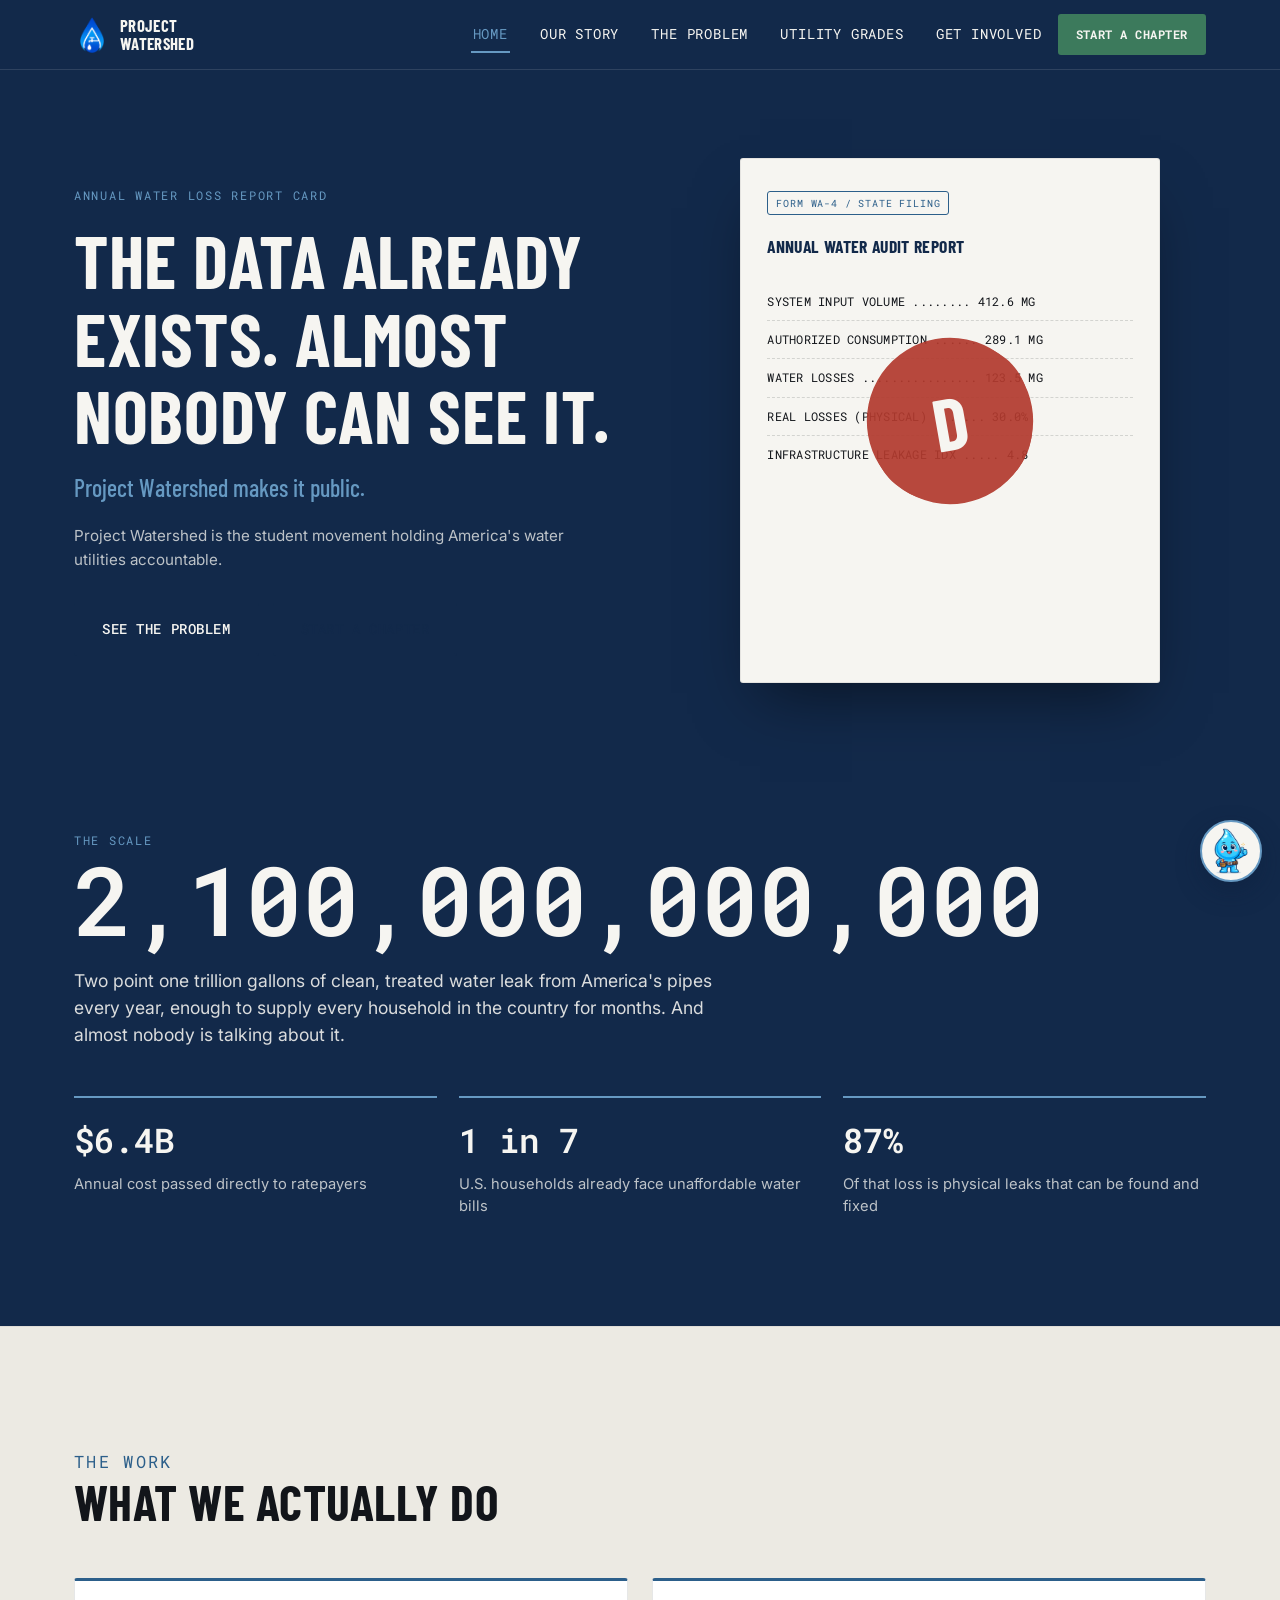
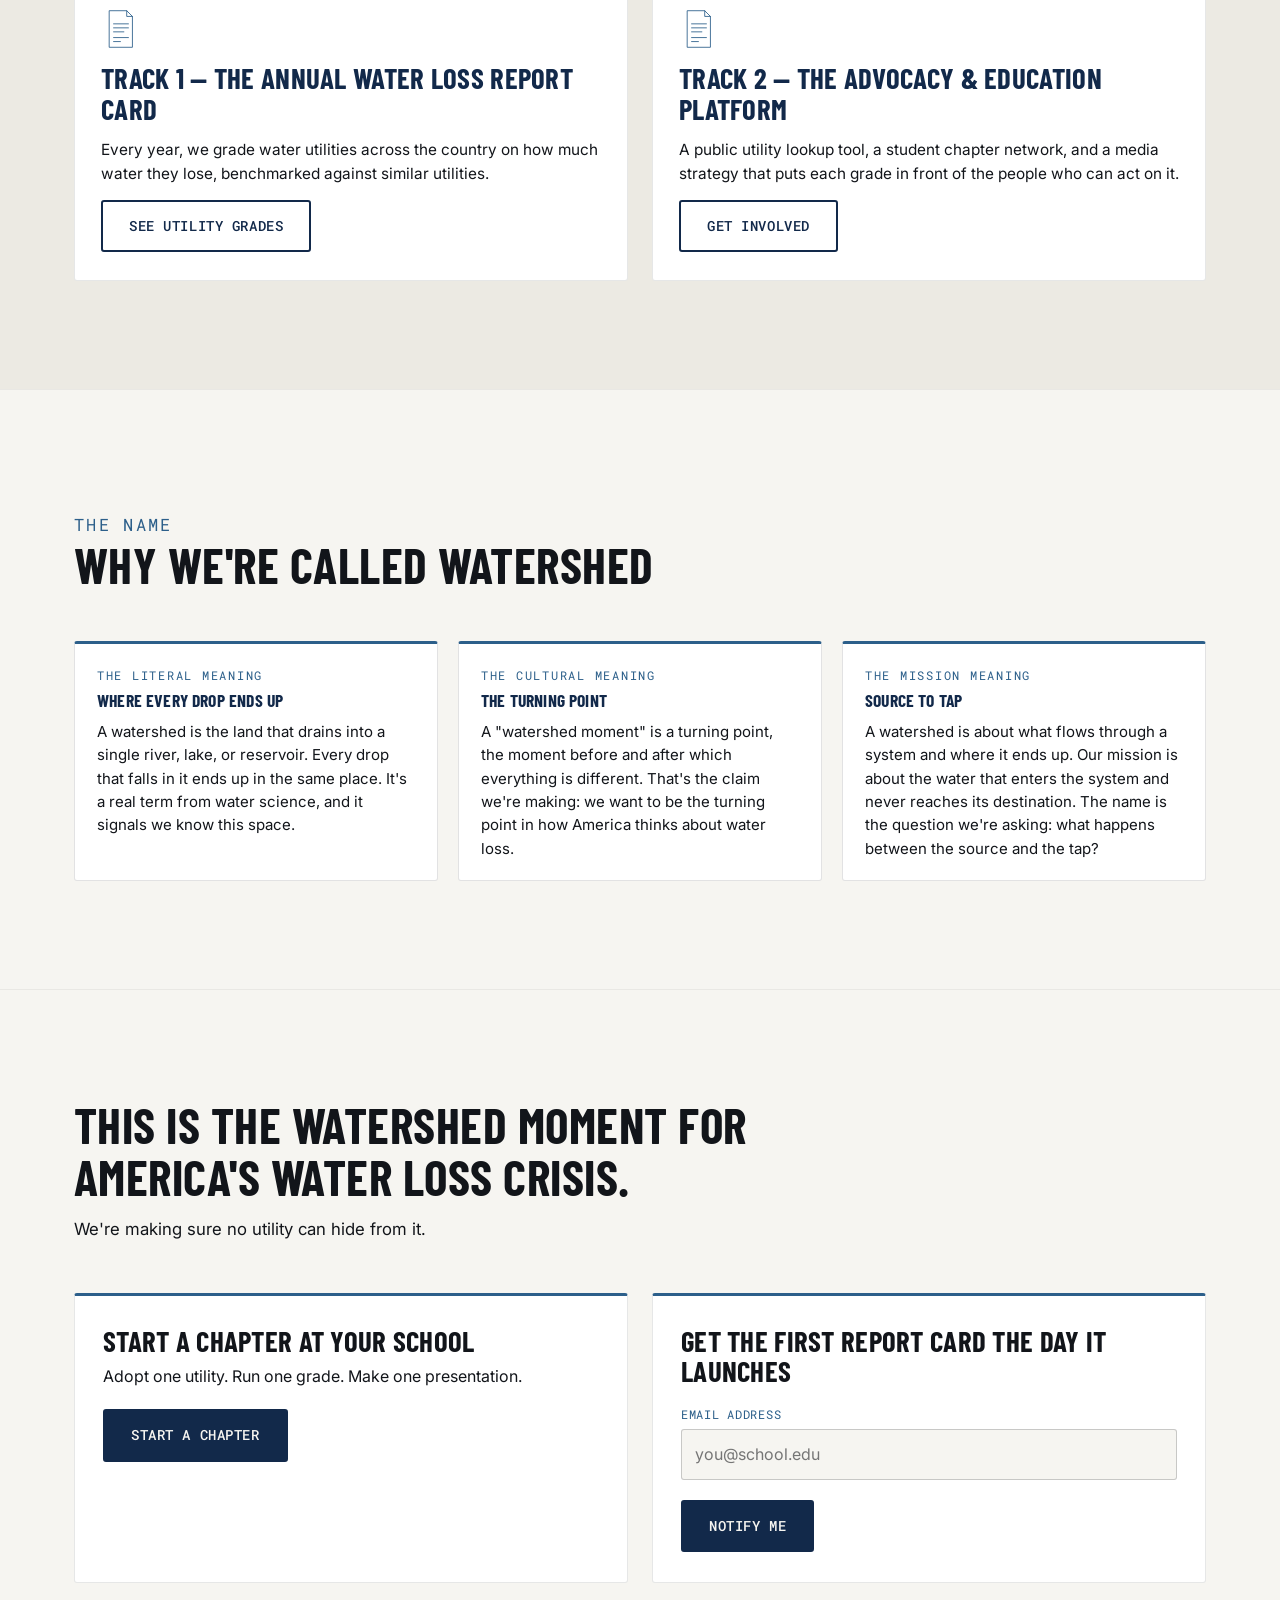
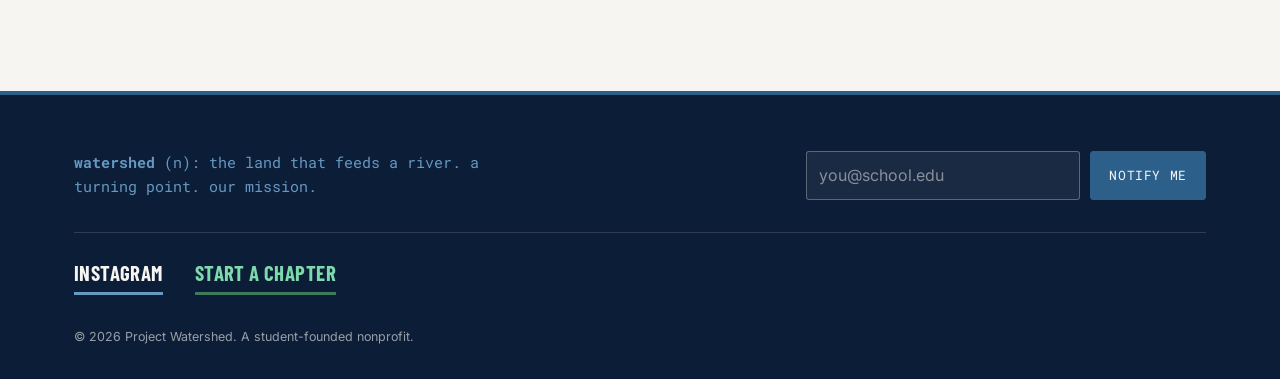
<file: index.html>
<!doctype html>
<html lang="en">
<head>
<meta charset="UTF-8">
<meta name="viewport" content="width=device-width, initial-scale=1.0">
<title>Project Watershed — America's Water Loss Report Card</title>
<meta name="description" content="Project Watershed grades U.S. water utilities on water loss and makes the data public. A student-founded nonprofit for government accountability.">
<link rel="preconnect" href="https://fonts.googleapis.com">
<link rel="preconnect" href="https://fonts.gstatic.com" crossorigin>
<link href="https://fonts.googleapis.com/css2?family=Barlow+Condensed:wght@500;600;700&family=Roboto+Mono:wght@400;500;700&family=Inter:wght@400;500;600&display=swap" rel="stylesheet">
<link rel="icon" type="image/png" href="assets/favicon.png">
<link rel="stylesheet" href="css/styles.css">
</head>
<body>

<header class="site-header">
  <div class="wrap site-header__inner">
    <a href="index.html" class="site-logo" aria-label="Project Watershed home">
      <img class="site-logo__mark" src="assets/logo-mark.png" alt="" aria-hidden="true">
      <span class="site-logo__text">Project<br>Watershed</span>
    </a>
    <div class="site-header__right">
      <nav class="site-nav" id="primary-nav" data-nav aria-label="Primary">
      <ul>
        <li><a href="index.html" aria-current="page">Home</a></li>
        <li><a href="our-story.html">Our Story</a></li>
        <li><a href="the-problem.html">The Problem</a></li>
        <li><a href="utility-grades.html">Utility Grades</a></li>
        <li><a href="get-involved.html">Get Involved</a></li>
      </ul>
    </nav>
      <a href="get-involved.html#start-chapter" class="header-cta">Start a Chapter</a>
      <button class="nav-toggle" data-nav-toggle aria-expanded="false" aria-controls="primary-nav">
      <span class="nav-toggle__bar"></span><span class="nav-toggle__bar"></span><span class="nav-toggle__bar"></span>
      <span class="visually-hidden">Menu</span>
    </button>
    </div>
  </div>
</header>

<main>

  <!-- Hero -->
  <section class="hero">
    <div class="wrap hero__grid">
      <div>
        <p class="hero__eyebrow">Annual Water Loss Report Card</p>
        <h1>The data already exists. Almost nobody can see it.</h1>
        <p class="hero__sub">Project Watershed makes it public.</p>
        <p class="hero__identity">Project Watershed is the student movement holding America's water utilities accountable.</p>
        <div class="btn-row">
          <a href="the-problem.html" class="btn btn--primary">See the Problem</a>
          <a href="get-involved.html#start-chapter" class="btn btn--ghost">Start a Chapter</a>
        </div>
      </div>

      <div class="hero-doc" data-hero-doc aria-hidden="true">
        <div class="hero-doc__paper">
          <span class="hero-doc__tag">Form WA-4 / State Filing</span>
          <div class="hero-doc__title">Annual Water Audit Report</div>
          <div class="hero-doc__line" data-scramble="SYSTEM INPUT VOLUME ........ 412.6 MG">SYSTEM INPUT VOLUME ........ 412.6 MG</div>
          <div class="hero-doc__line" data-scramble="AUTHORIZED CONSUMPTION ...... 289.1 MG">AUTHORIZED CONSUMPTION ...... 289.1 MG</div>
          <div class="hero-doc__line" data-scramble="WATER LOSSES ................ 123.5 MG">WATER LOSSES ................ 123.5 MG</div>
          <div class="hero-doc__line" data-scramble="REAL LOSSES (PHYSICAL) ....... 30.0%">REAL LOSSES (PHYSICAL) ....... 30.0%</div>
          <div class="hero-doc__line" data-scramble="INFRASTRUCTURE LEAKAGE IDX ..... 4.8">INFRASTRUCTURE LEAKAGE IDX ..... 4.8</div>
        </div>
        <div class="hero-doc__stampwrap" data-hero-stamp>
          <div class="grade-stamp"></div>
          <span class="hero-doc__grade">D</span>
        </div>
      </div>
    </div>
  </section>

  <!-- The number -->
  <section class="section section--blueprint section--tight-top">
    <div class="contour-field" aria-hidden="true"></div>
    <div class="wrap" data-reveal>
      <p class="eyebrow">The Scale</p>
      <p class="big-number">2,100,000,000,000</p>
      <p class="big-number__caption">Two point one trillion gallons of clean, treated water leak from America's pipes every year, enough to supply every household in the country for months. And almost nobody is talking about it.</p>

      <div class="stat-row">
        <div class="stat-card">
          <div class="stat-card__num">$6.4B</div>
          <div class="stat-card__label">Annual cost passed directly to ratepayers</div>
        </div>
        <div class="stat-card">
          <div class="stat-card__num">1 in 7</div>
          <div class="stat-card__label">U.S. households already face unaffordable water bills</div>
        </div>
        <div class="stat-card">
          <div class="stat-card__num">87%</div>
          <div class="stat-card__label">Of that loss is physical leaks that can be found and fixed</div>
        </div>
      </div>
    </div>
  </section>

  <!-- Two tracks -->
  <section class="section section--dim">
    <div class="wrap">
      <div class="section-head" data-reveal>
        <p class="eyebrow">The Work</p>
        <h2>What we actually do</h2>
      </div>

      <div class="card-grid card-grid--2">
        <article class="card" data-reveal>
          <img class="card__icon" src="assets/document-lines.svg" alt="" aria-hidden="true">
          <h3>Track 1 — The Annual Water Loss Report Card</h3>
          <p>Every year, we grade water utilities across the country on how much water they lose, benchmarked against similar utilities.</p>
          <a href="utility-grades.html" class="btn btn--ghost">See Utility Grades</a>
        </article>
        <article class="card" data-reveal>
          <img class="card__icon" src="assets/document-lines.svg" alt="" aria-hidden="true">
          <h3>Track 2 — The Advocacy &amp; Education Platform</h3>
          <p>A public utility lookup tool, a student chapter network, and a media strategy that puts each grade in front of the people who can act on it.</p>
          <a href="get-involved.html" class="btn btn--ghost">Get Involved</a>
        </article>
      </div>
    </div>
  </section>

  <!-- Why Watershed -->
  <section class="section section--paper">
    <div class="wrap">
      <div class="section-head" data-reveal>
        <p class="eyebrow">The Name</p>
        <h2>Why we're called Watershed</h2>
      </div>

      <div class="rings">
        <div class="ring-item" data-reveal>
          <span class="eyebrow">The literal meaning</span>
          <h3>Where every drop ends up</h3>
          <p>A watershed is the land that drains into a single river, lake, or reservoir. Every drop that falls in it ends up in the same place. It's a real term from water science, and it signals we know this space.</p>
        </div>
        <div class="ring-item" data-reveal>
          <span class="eyebrow">The cultural meaning</span>
          <h3>The turning point</h3>
          <p>A "watershed moment" is a turning point, the moment before and after which everything is different. That's the claim we're making: we want to be the turning point in how America thinks about water loss.</p>
        </div>
        <div class="ring-item" data-reveal>
          <span class="eyebrow">The mission meaning</span>
          <h3>Source to tap</h3>
          <p>A watershed is about what flows through a system and where it ends up. Our mission is about the water that enters the system and never reaches its destination. The name is the question we're asking: what happens between the source and the tap?</p>
        </div>
      </div>
    </div>
  </section>

  <!-- Closing CTA -->
  <section class="section section--paper">
    <div class="wrap" data-reveal>
      <div class="section-head">
        <h2>This is the watershed moment for America's water loss crisis.</h2>
        <p>We're making sure no utility can hide from it.</p>
      </div>

      <div class="card-grid card-grid--2">
        <div class="form-panel">
          <h3>Start a chapter at your school</h3>
          <p style="margin-top:8px;">Adopt one utility. Run one grade. Make one presentation.</p>
          <a href="get-involved.html#start-chapter" class="btn btn--primary" style="margin-top:20px;">Start a Chapter</a>
        </div>
        <div class="form-panel">
          <h3>Get the first Report Card the day it launches</h3>
          <form action="https://formspree.io/f/"xdeopwvg" method="POST" novalidate>
            <div class="form-row">
              <div class="form-field" style="flex:1 1 100%;">
                <label for="home-email">Email address</label>
                <input type="email" id="home-email" name="email" placeholder="you@school.edu" required>
              </div>
            </div>
            <button type="submit" class="btn btn--primary">Notify Me</button>
            <p class="form-success" data-form-success hidden>You're on the list. We'll be in touch.</p>
          </form>
        </div>
      </div>
    </div>
  </section>

</main>

<footer class="site-footer">
  <div class="wrap site-footer__inner">
    <div class="site-footer__top">
      <p class="site-footer__tagline"><strong>watershed</strong> (n): the land that feeds a river. a turning point. our mission.</p>
      <form action="https://formspree.io/f/xdeopwvg" method="POST" class="footer-signup" novalidate>
        <label for="footer-email" class="visually-hidden">Email address</label>
        <input type="email" id="footer-email" name="email" placeholder="you@school.edu" required>
        <button type="submit">Notify Me</button>
        <p class="form-success" data-form-success hidden>You're on the list.</p>
      </form>
    </div>
    <div class="site-footer__cta-row">
      <a href="https://instagram.com/project.watershed" target="_blank" rel="noopener" class="footer-cta-link">Instagram</a>
      <a href="get-involved.html#start-chapter" class="footer-cta-link footer-cta-link--accent">Start a Chapter</a>
    </div>
    <p class="site-footer__copyright">© 2026 Project Watershed. A student-founded nonprofit.</p>
  </div>
</footer>

<div class="pip-widget" data-pip-widget>
  <button type="button" class="pip-widget__btn" data-pip-btn aria-haspopup="true" aria-expanded="false" aria-controls="pip-panel">
    <img data-pip-img src="assets/pip/pip-thumbsup.png" alt="Pip, the Project Watershed mascot">
  </button>
  <div class="pip-widget__panel" data-pip-panel id="pip-panel" role="dialog" aria-label="Water loss fun fact">
    <div class="pip-widget__panel-head">
      <span class="pip-widget__label">Pip says</span>
      <button type="button" class="pip-widget__close" data-pip-close aria-label="Close">&times;</button>
    </div>
    <p class="pip-widget__fact" data-pip-fact></p>
    <button type="button" class="pip-widget__next" data-pip-next>Another fact</button>
  </div>
</div>

<script src="js/main.js"></script>
</body>
</html>
</file>
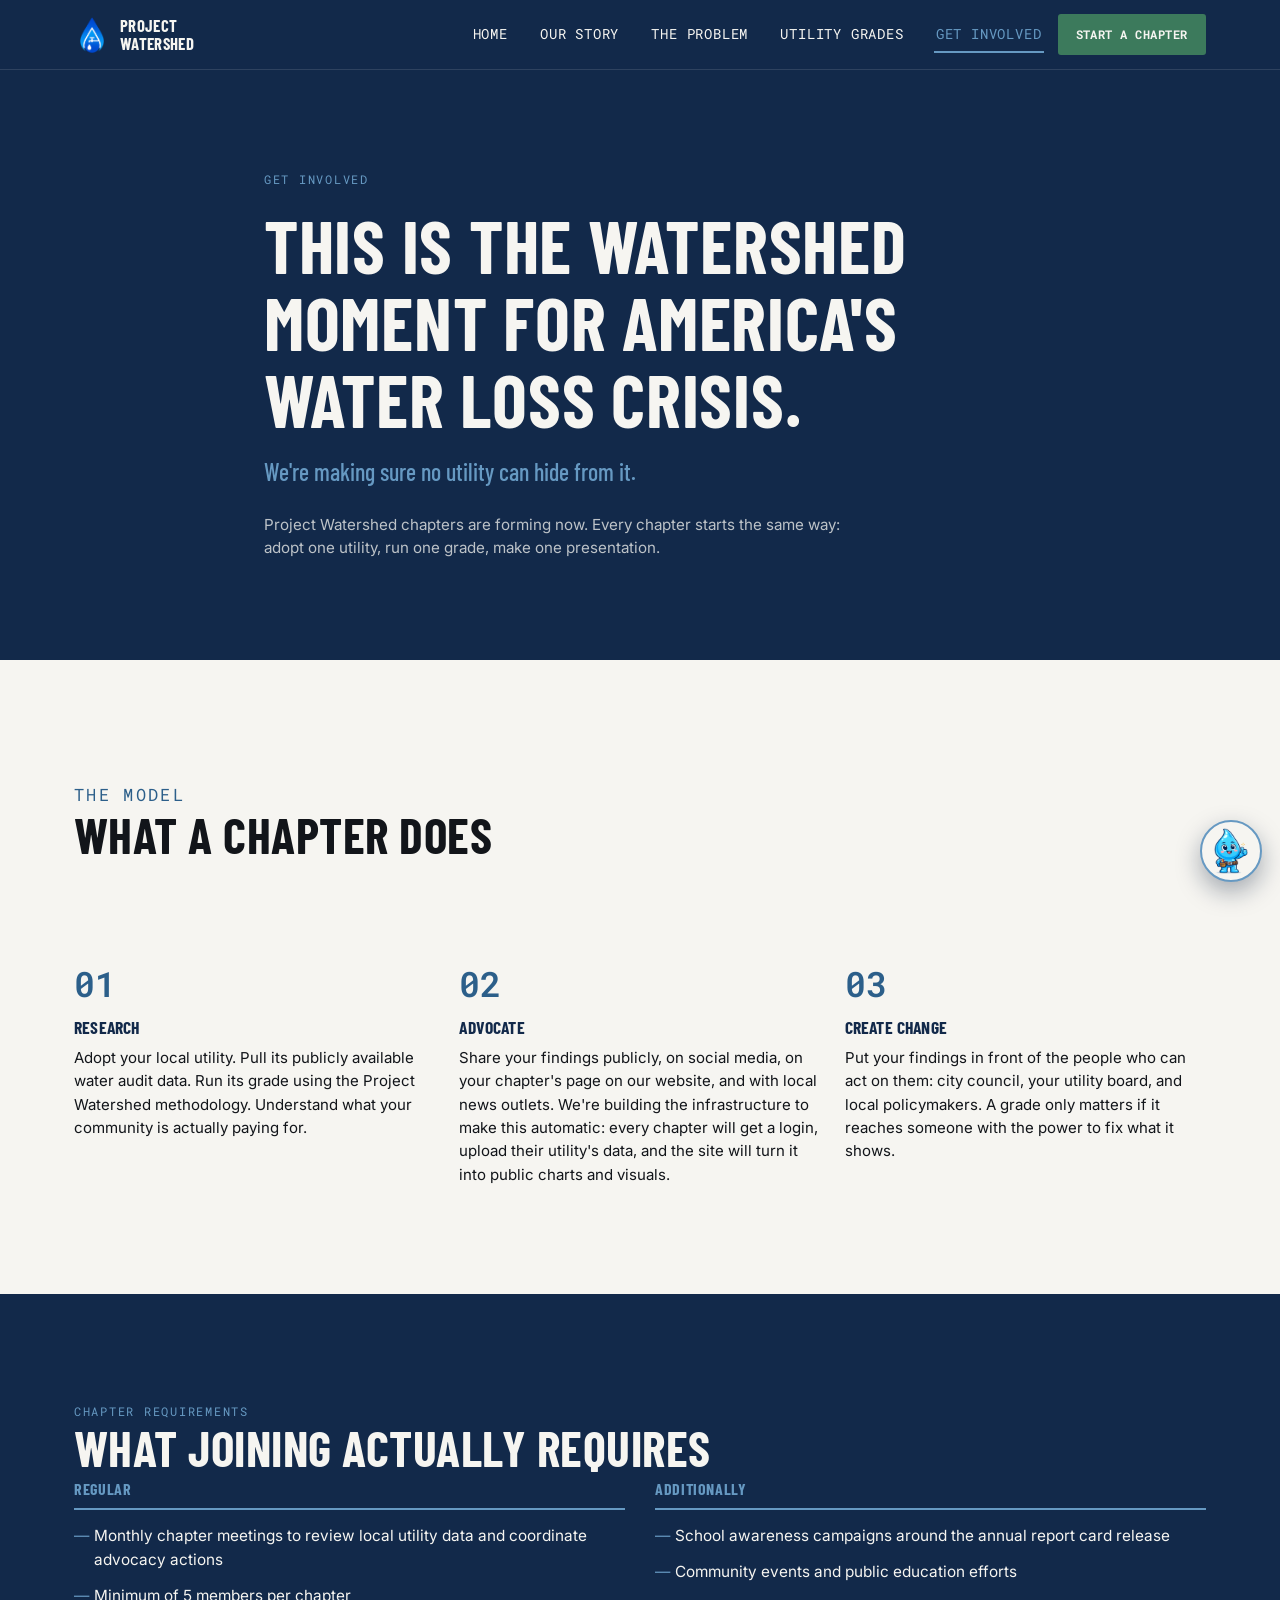
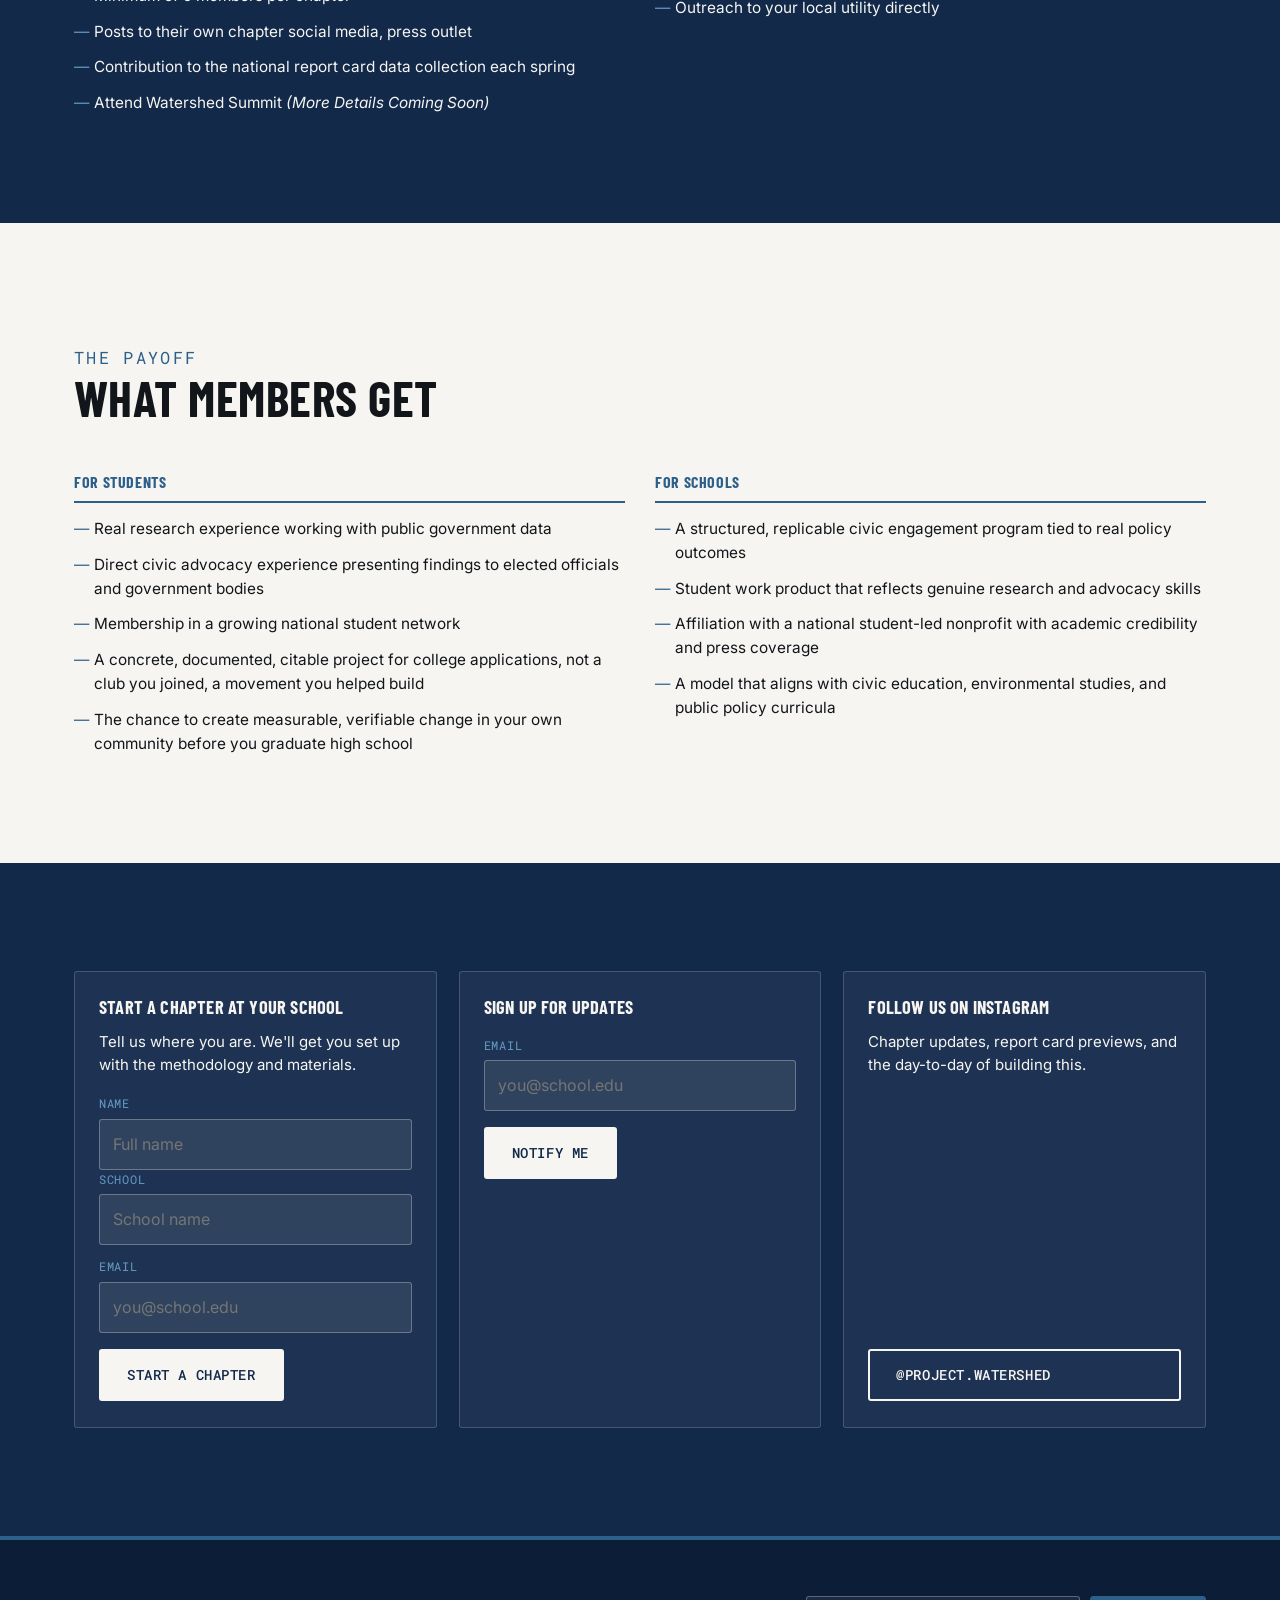
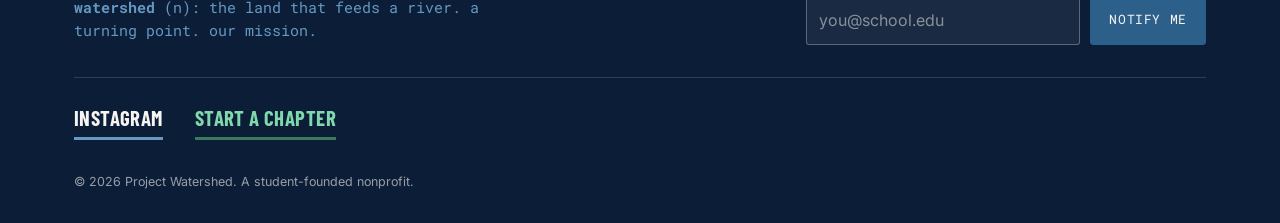
<file: get-involved.html>
<!doctype html>
<html lang="en">
<head>
<meta charset="UTF-8">
<meta name="viewport" content="width=device-width, initial-scale=1.0">
<title>Get Involved — Project Watershed</title>
<meta name="description" content="Start a Project Watershed chapter at your school. Adopt a utility, run a grade, present your findings. Real civic advocacy experience for students.">
<link rel="preconnect" href="https://fonts.googleapis.com">
<link rel="preconnect" href="https://fonts.gstatic.com" crossorigin>
<link href="https://fonts.googleapis.com/css2?family=Barlow+Condensed:wght@500;600;700&family=Roboto+Mono:wght@400;500;700&family=Inter:wght@400;500;600&display=swap" rel="stylesheet">
<link rel="icon" type="image/png" href="assets/favicon.png">
<link rel="stylesheet" href="css/styles.css">
</head>
<body>

<header class="site-header">
  <div class="wrap site-header__inner">
    <a href="index.html" class="site-logo" aria-label="Project Watershed home">
      <img class="site-logo__mark" src="assets/logo-mark.png" alt="" aria-hidden="true">
      <span class="site-logo__text">Project<br>Watershed</span>
    </a>
    <div class="site-header__right">
      <nav class="site-nav" id="primary-nav" data-nav aria-label="Primary">
      <ul>
        <li><a href="index.html">Home</a></li>
        <li><a href="our-story.html">Our Story</a></li>
        <li><a href="the-problem.html">The Problem</a></li>
        <li><a href="utility-grades.html">Utility Grades</a></li>
        <li><a href="get-involved.html" aria-current="page">Get Involved</a></li>
      </ul>
    </nav>
      <a href="get-involved.html#start-chapter" class="header-cta">Start a Chapter</a>
      <button class="nav-toggle" data-nav-toggle aria-expanded="false" aria-controls="primary-nav">
      <span class="nav-toggle__bar"></span><span class="nav-toggle__bar"></span><span class="nav-toggle__bar"></span>
      <span class="visually-hidden">Menu</span>
    </button>
    </div>
  </div>
</header>

<main>

  <!-- Hero -->
  <section class="hero" style="padding-top:clamp(56px,9vw,100px);">
    <div class="wrap" data-reveal style="max-width:800px;">
      <p class="hero__eyebrow">Get Involved</p>
      <h1>This is the watershed moment for America's water loss crisis.</h1>
      <p class="hero__sub">We're making sure no utility can hide from it.</p>
      <p class="hero__identity" style="margin-top:22px; max-width:60ch;">Project Watershed chapters are forming now. Every chapter starts the same way: adopt one utility, run one grade, make one presentation.</p>
    </div>
  </section>

  <!-- What a chapter does -->
  <section class="section section--paper">
    <div class="wrap">
      <div class="section-head" data-reveal>
        <p class="eyebrow">The Model</p>
        <h2>What a chapter does</h2>
      </div>

      <div class="steps-list">
        <div class="step" data-reveal>
          <h3>Research</h3>
          <p>Adopt your local utility. Pull its publicly available water audit data. Run its grade using the Project Watershed methodology. Understand what your community is actually paying for.</p>
        </div>
        <div class="step" data-reveal>
          <h3>Advocate</h3>
          <p>Share your findings publicly, on social media, on your chapter's page on our website, and with local news outlets. We're building the infrastructure to make this automatic: every chapter will get a login, upload their utility's data, and the site will turn it into public charts and visuals.</p>
        </div>
        <div class="step" data-reveal>
          <h3>Create Change</h3>
          <p>Put your findings in front of the people who can act on them: city council, your utility board, and local policymakers. A grade only matters if it reaches someone with the power to fix what it shows.</p>
        </div>
      </div>
    </div>
  </section>

  <!-- Commitment -->
  <section class="section section--blueprint">
    <div class="contour-field" aria-hidden="true"></div>
    <div class="wrap" data-reveal>
      <p class="eyebrow">Chapter Requirements</p>
      <h2>What joining actually requires</h2>

      <div class="two-col">
        <div>
          <h3>Regular</h3>
          <ul>
            <li>Monthly chapter meetings to review local utility data and coordinate advocacy actions</li>
            <li>Minimum of 5 members per chapter</li>
            <li>Posts to their own chapter social media, press outlet</li>
            <li>Contribution to the national report card data collection each spring</li>
            <li>Attend Watershed Summit <em>(More Details Coming Soon)</em></li>
          </ul>
        </div>
        <div>
          <h3>Additionally</h3>
          <ul>
            <li>School awareness campaigns around the annual report card release</li>
            <li>Community events and public education efforts</li>
            <li>Outreach to your local utility directly</li>
          </ul>
        </div>
      </div>
    </div>
  </section>

  <!-- What members get -->
  <section class="section section--paper">
    <div class="wrap">
      <div class="section-head" data-reveal>
        <p class="eyebrow">The Payoff</p>
        <h2>What members get</h2>
      </div>

      <div class="two-col">
        <div>
          <h3>For students</h3>
          <ul>
            <li>Real research experience working with public government data</li>
            <li>Direct civic advocacy experience presenting findings to elected officials and government bodies</li>
            <li>Membership in a growing national student network</li>
            <li>A concrete, documented, citable project for college applications, not a club you joined, a movement you helped build</li>
            <li>The chance to create measurable, verifiable change in your own community before you graduate high school</li>
          </ul>
        </div>
        <div>
          <h3>For schools</h3>
          <ul>
            <li>A structured, replicable civic engagement program tied to real policy outcomes</li>
            <li>Student work product that reflects genuine research and advocacy skills</li>
            <li>Affiliation with a national student-led nonprofit with academic credibility and press coverage</li>
            <li>A model that aligns with civic education, environmental studies, and public policy curricula</li>
          </ul>
        </div>
      </div>
    </div>
  </section>

  <!-- Closing CTA -->
  <section class="section section--blueprint">
    <div class="contour-field" aria-hidden="true"></div>
    <div class="wrap" data-reveal>
      <div class="cta-trio">
        <div class="cta-box" id="start-chapter">
          <h3>Start a chapter at your school</h3>
          <p style="font-size:0.94rem;">Tell us where you are. We'll get you set up with the methodology and materials.</p>
          <form action="https://formspree.io/f/xyeywede" method="POST" data-interest-form novalidate style="margin-top:6px;">
            <div class="form-field">
              <label for="ci-name">Name</label>
              <input type="text" id="ci-name" name="name" placeholder="Full name" required>
            </div>
            <div class="form-field">
              <label for="ci-school">School</label>
              <input type="text" id="ci-school" name="school" placeholder="School name" required>
            </div>
            <div class="form-field" style="margin-top:12px;">
              <label for="ci-email">Email</label>
              <input type="email" id="ci-email" name="email" placeholder="you@school.edu" required>
            </div>
            <button type="submit" class="btn btn--primary" style="margin-top:16px;">Start a Chapter</button>
            <p class="form-success" data-form-success hidden>Thanks — we'll follow up by email.</p>
          </form>
        </div>

        <div class="cta-box">
          <h3>Sign up for updates</h3>
          <form action="https://formspree.io/f/xdeopwvg" method="POST" data-interest-form novalidate style="margin-top:6px;">
            <div class="form-field">
              <label for="gi-email">Email</label>
              <input type="email" id="gi-email" name="email" placeholder="you@school.edu" required>
            </div>
            <button type="submit" class="btn btn--primary" style="margin-top:16px;">Notify Me</button>
            <p class="form-success" data-form-success hidden>You're on the list.</p>
          </form>
        </div>

        <div class="cta-box">
          <h3>Follow us on Instagram</h3>
          <p style="font-size:0.94rem;">Chapter updates, report card previews, and the day-to-day of building this.</p>
          <a href="https://instagram.com/project.watershed" target="_blank" rel="noopener" class="btn btn--ghost" style="margin-top:auto;">@Project.Watershed</a>
        </div>
      </div>
    </div>
  </section>

</main>

<footer class="site-footer">
  <div class="wrap site-footer__inner">
    <div class="site-footer__top">
      <p class="site-footer__tagline"><strong>watershed</strong> (n): the land that feeds a river. a turning point. our mission.</p>
      <form action="https://formspree.io/f/xdeopwvg" method="POST" class="footer-signup" data-signup-form novalidate>
        <label for="footer-email" class="visually-hidden">Email address</label>
        <input type="email" id="footer-email" name="email" placeholder="you@school.edu" required>
        <button type="submit">Notify Me</button>
        <p class="form-success" data-form-success hidden>You're on the list.</p>
      </form>
    </div>
    <div class="site-footer__cta-row">
      <a href="https://instagram.com/project.watershed" target="_blank" rel="noopener" class="footer-cta-link">Instagram</a>
      <a href="get-involved.html#start-chapter" class="footer-cta-link footer-cta-link--accent">Start a Chapter</a>
    </div>
    <p class="site-footer__copyright">© 2026 Project Watershed. A student-founded nonprofit.</p>
  </div>
</footer>

<div class="pip-widget" data-pip-widget>
  <button type="button" class="pip-widget__btn" data-pip-btn aria-haspopup="true" aria-expanded="false" aria-controls="pip-panel">
    <img data-pip-img src="assets/pip/pip-thumbsup.png" alt="Pip, the Project Watershed mascot">
  </button>
  <div class="pip-widget__panel" data-pip-panel id="pip-panel" role="dialog" aria-label="Water loss fun fact">
    <div class="pip-widget__panel-head">
      <span class="pip-widget__label">Pip says</span>
      <button type="button" class="pip-widget__close" data-pip-close aria-label="Close">&times;</button>
    </div>
    <p class="pip-widget__fact" data-pip-fact></p>
    <button type="button" class="pip-widget__next" data-pip-next>Another fact</button>
  </div>
</div>

<script src="js/formspree-handler.js" defer></script>
<script src="js/main.js"></script>
</body>
</html>
</file>
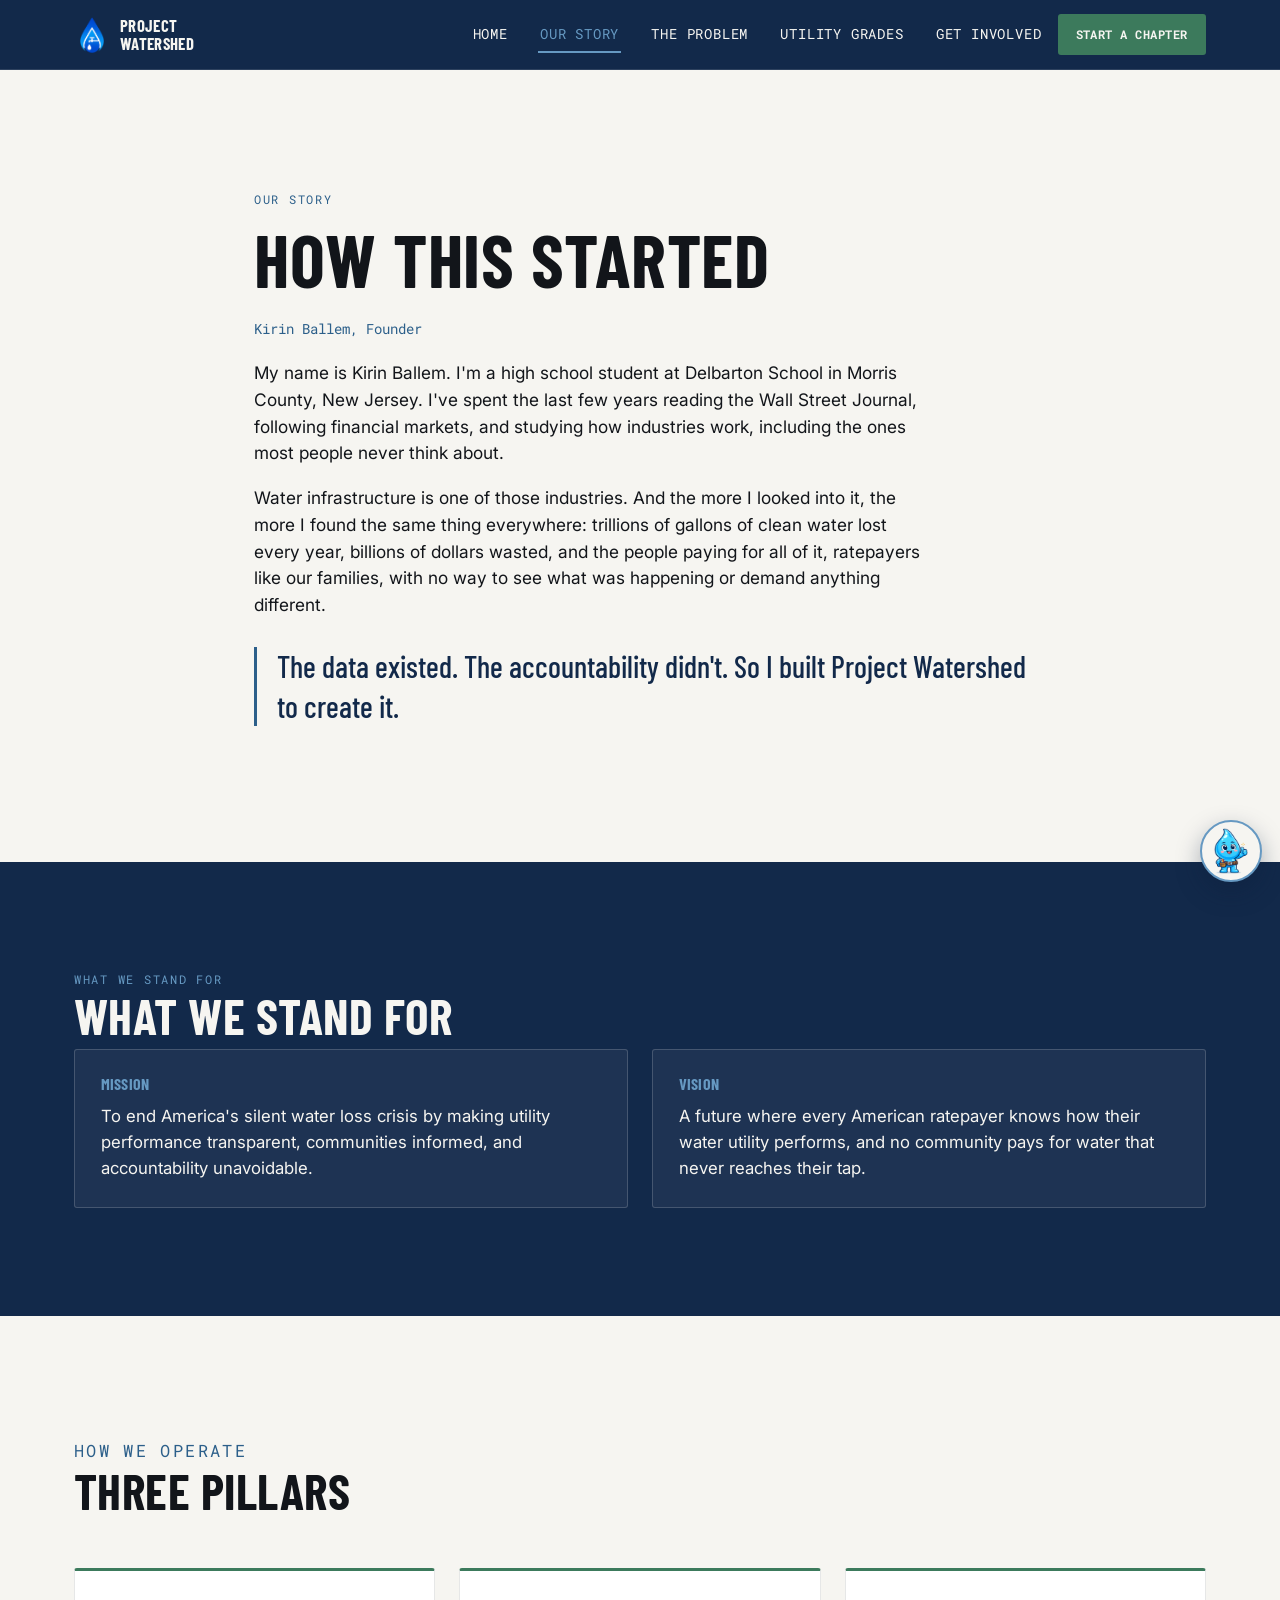
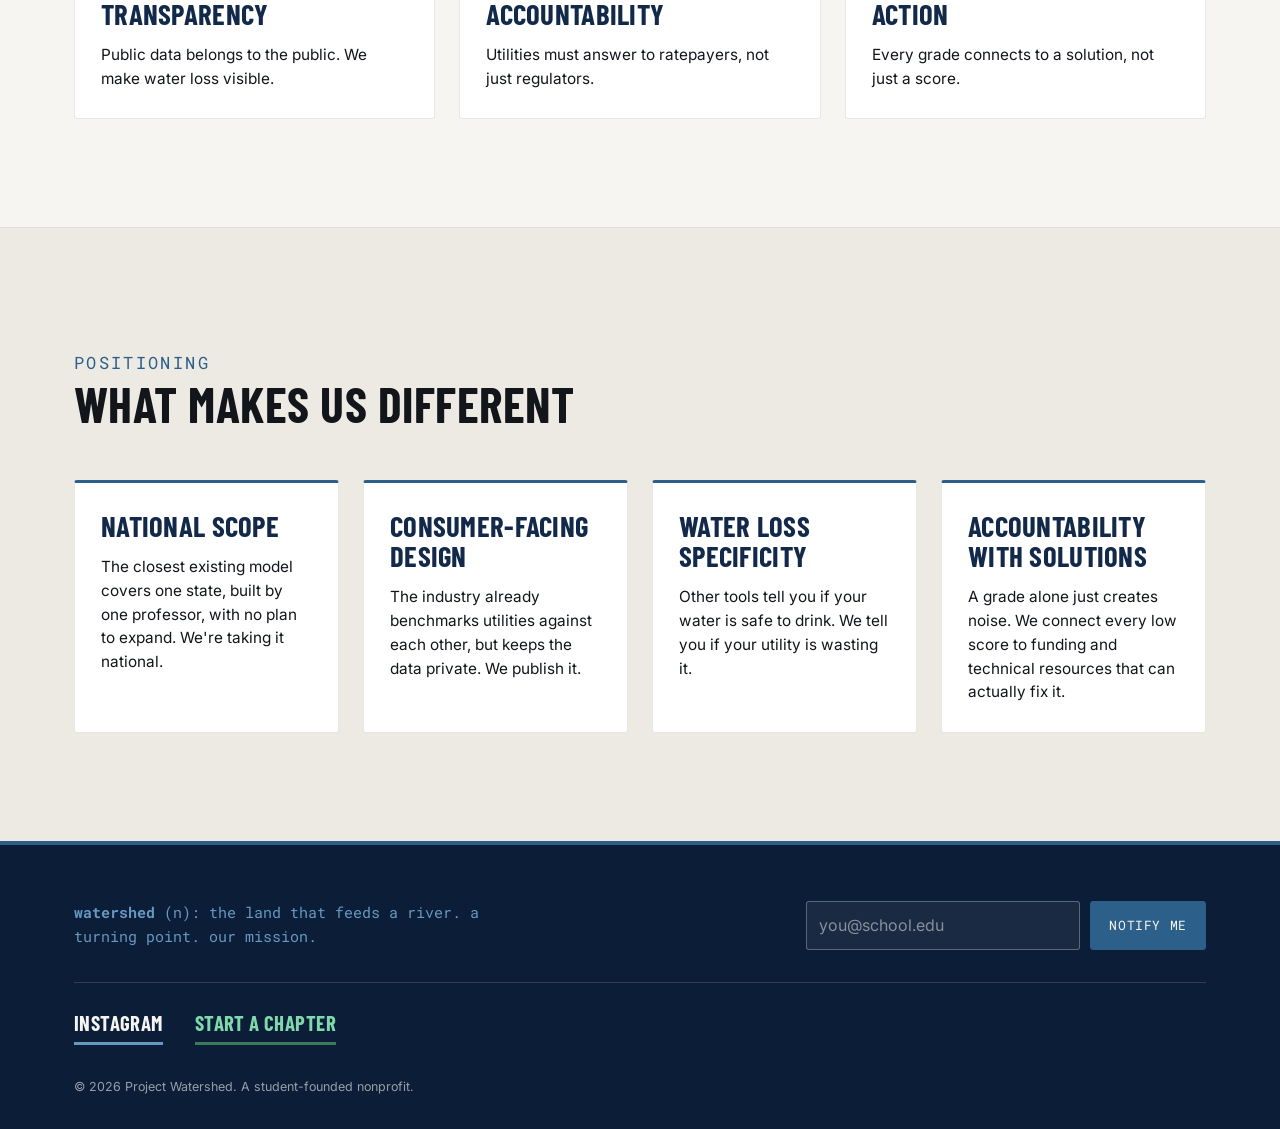
<file: our-story.html>
<!doctype html>
<html lang="en">
<head>
<meta charset="UTF-8">
<meta name="viewport" content="width=device-width, initial-scale=1.0">
<title>Our Story — Project Watershed</title>
<meta name="description" content="How a high school student's research into water infrastructure became a national student movement for water utility accountability.">
<link rel="preconnect" href="https://fonts.googleapis.com">
<link rel="preconnect" href="https://fonts.gstatic.com" crossorigin>
<link href="https://fonts.googleapis.com/css2?family=Barlow+Condensed:wght@500;600;700&family=Roboto+Mono:wght@400;500;700&family=Inter:wght@400;500;600&display=swap" rel="stylesheet">
<link rel="icon" type="image/png" href="assets/favicon.png">
<link rel="stylesheet" href="css/styles.css">
</head>
<body>

<header class="site-header">
  <div class="wrap site-header__inner">
    <a href="index.html" class="site-logo" aria-label="Project Watershed home">
      <img class="site-logo__mark" src="assets/logo-mark.png" alt="" aria-hidden="true">
      <span class="site-logo__text">Project<br>Watershed</span>
    </a>
    <div class="site-header__right">
      <nav class="site-nav" id="primary-nav" data-nav aria-label="Primary">
      <ul>
        <li><a href="index.html">Home</a></li>
        <li><a href="our-story.html" aria-current="page">Our Story</a></li>
        <li><a href="the-problem.html">The Problem</a></li>
        <li><a href="utility-grades.html">Utility Grades</a></li>
        <li><a href="get-involved.html">Get Involved</a></li>
      </ul>
    </nav>
      <a href="get-involved.html#start-chapter" class="header-cta">Start a Chapter</a>
      <button class="nav-toggle" data-nav-toggle aria-expanded="false" aria-controls="primary-nav">
      <span class="nav-toggle__bar"></span><span class="nav-toggle__bar"></span><span class="nav-toggle__bar"></span>
      <span class="visually-hidden">Menu</span>
    </button>
    </div>
  </div>
</header>

<main>

  <!-- How this started -->
  <section class="section section--paper" style="padding-top:clamp(64px,10vw,120px);">
    <div class="wrap" data-reveal style="max-width:820px;">
      <p class="eyebrow">Our Story</p>
      <h1 style="margin-top:10px;">How this started</h1>
      <p class="byline" style="margin-top:22px;">Kirin Ballem, Founder</p>

      <p style="margin-top:18px; font-size:1.08rem;">My name is Kirin Ballem. I'm a high school student at Delbarton School in Morris County, New Jersey. I've spent the last few years reading the Wall Street Journal, following financial markets, and studying how industries work, including the ones most people never think about.</p>

      <p style="margin-top:18px; font-size:1.08rem;">Water infrastructure is one of those industries. And the more I looked into it, the more I found the same thing everywhere: trillions of gallons of clean water lost every year, billions of dollars wasted, and the people paying for all of it, ratepayers like our families, with no way to see what was happening or demand anything different.</p>

      <blockquote class="pull">The data existed. The accountability didn't. So I built Project Watershed to create it.</blockquote>
    </div>
  </section>

  <!-- Mission & Vision -->
  <section class="section section--blueprint">
    <div class="contour-field" aria-hidden="true"></div>
    <div class="wrap" data-reveal>
      <p class="eyebrow">What We Stand For</p>
      <h2>What we stand for</h2>

      <div class="vision-grid">
        <div class="vision-block">
          <h3>Mission</h3>
          <p>To end America's silent water loss crisis by making utility performance transparent, communities informed, and accountability unavoidable.</p>
        </div>
        <div class="vision-block">
          <h3>Vision</h3>
          <p>A future where every American ratepayer knows how their water utility performs, and no community pays for water that never reaches their tap.</p>
        </div>
      </div>
    </div>
  </section>

  <!-- Three pillars -->
  <section class="section section--paper">
    <div class="wrap">
      <div class="section-head" data-reveal>
        <p class="eyebrow">How We Operate</p>
        <h2>Three pillars</h2>
      </div>

      <div class="card-grid card-grid--2" style="grid-template-columns:repeat(auto-fit,minmax(240px,1fr));">
        <article class="card card--pillar" data-reveal>
          <h3>Transparency</h3>
          <p>Public data belongs to the public. We make water loss visible.</p>
        </article>
        <article class="card card--pillar" data-reveal>
          <h3>Accountability</h3>
          <p>Utilities must answer to ratepayers, not just regulators.</p>
        </article>
        <article class="card card--pillar" data-reveal>
          <h3>Action</h3>
          <p>Every grade connects to a solution, not just a score.</p>
        </article>
      </div>
    </div>
  </section>

  <!-- What makes us different -->
  <section class="section section--dim">
    <div class="wrap">
      <div class="section-head" data-reveal>
        <p class="eyebrow">Positioning</p>
        <h2>What makes us different</h2>
      </div>

      <div class="card-grid card-grid--4">
        <article class="card" data-reveal>
          <h3>National scope</h3>
          <p>The closest existing model covers one state, built by one professor, with no plan to expand. We're taking it national.</p>
        </article>
        <article class="card" data-reveal>
          <h3>Consumer-facing design</h3>
          <p>The industry already benchmarks utilities against each other, but keeps the data private. We publish it.</p>
        </article>
        <article class="card" data-reveal>
          <h3>Water loss specificity</h3>
          <p>Other tools tell you if your water is safe to drink. We tell you if your utility is wasting it.</p>
        </article>
        <article class="card" data-reveal>
          <h3>Accountability with solutions</h3>
          <p>A grade alone just creates noise. We connect every low score to funding and technical resources that can actually fix it.</p>
        </article>
      </div>
    </div>
  </section>

</main>

<footer class="site-footer">
  <div class="wrap site-footer__inner">
    <div class="site-footer__top">
      <p class="site-footer__tagline"><strong>watershed</strong> (n): the land that feeds a river. a turning point. our mission.</p>
      <form action="https://formspree.io/f/xdeopwvg" method="POST" class="footer-signup" data-signup-form novalidate>
        <label for="footer-email" class="visually-hidden">Email address</label>
        <input type="email" id="footer-email" name="email" placeholder="you@school.edu" required>
        <button type="submit">Notify Me</button>
        <p class="form-success" data-form-success hidden>You're on the list.</p>
      </form>
    </div>
    <div class="site-footer__cta-row">
      <a href="https://instagram.com/project.watershed" target="_blank" rel="noopener" class="footer-cta-link">Instagram</a>
      <a href="get-involved.html#start-chapter" class="footer-cta-link footer-cta-link--accent">Start a Chapter</a>
    </div>
    <p class="site-footer__copyright">© 2026 Project Watershed. A student-founded nonprofit.</p>
  </div>
</footer>

<div class="pip-widget" data-pip-widget>
  <button type="button" class="pip-widget__btn" data-pip-btn aria-haspopup="true" aria-expanded="false" aria-controls="pip-panel">
    <img data-pip-img src="assets/pip/pip-thumbsup.png" alt="Pip, the Project Watershed mascot">
  </button>
  <div class="pip-widget__panel" data-pip-panel id="pip-panel" role="dialog" aria-label="Water loss fun fact">
    <div class="pip-widget__panel-head">
      <span class="pip-widget__label">Pip says</span>
      <button type="button" class="pip-widget__close" data-pip-close aria-label="Close">&times;</button>
    </div>
    <p class="pip-widget__fact" data-pip-fact></p>
    <button type="button" class="pip-widget__next" data-pip-next>Another fact</button>
  </div>
</div>

<script src="js/main.js"></script>
</body>
</html>
</file>
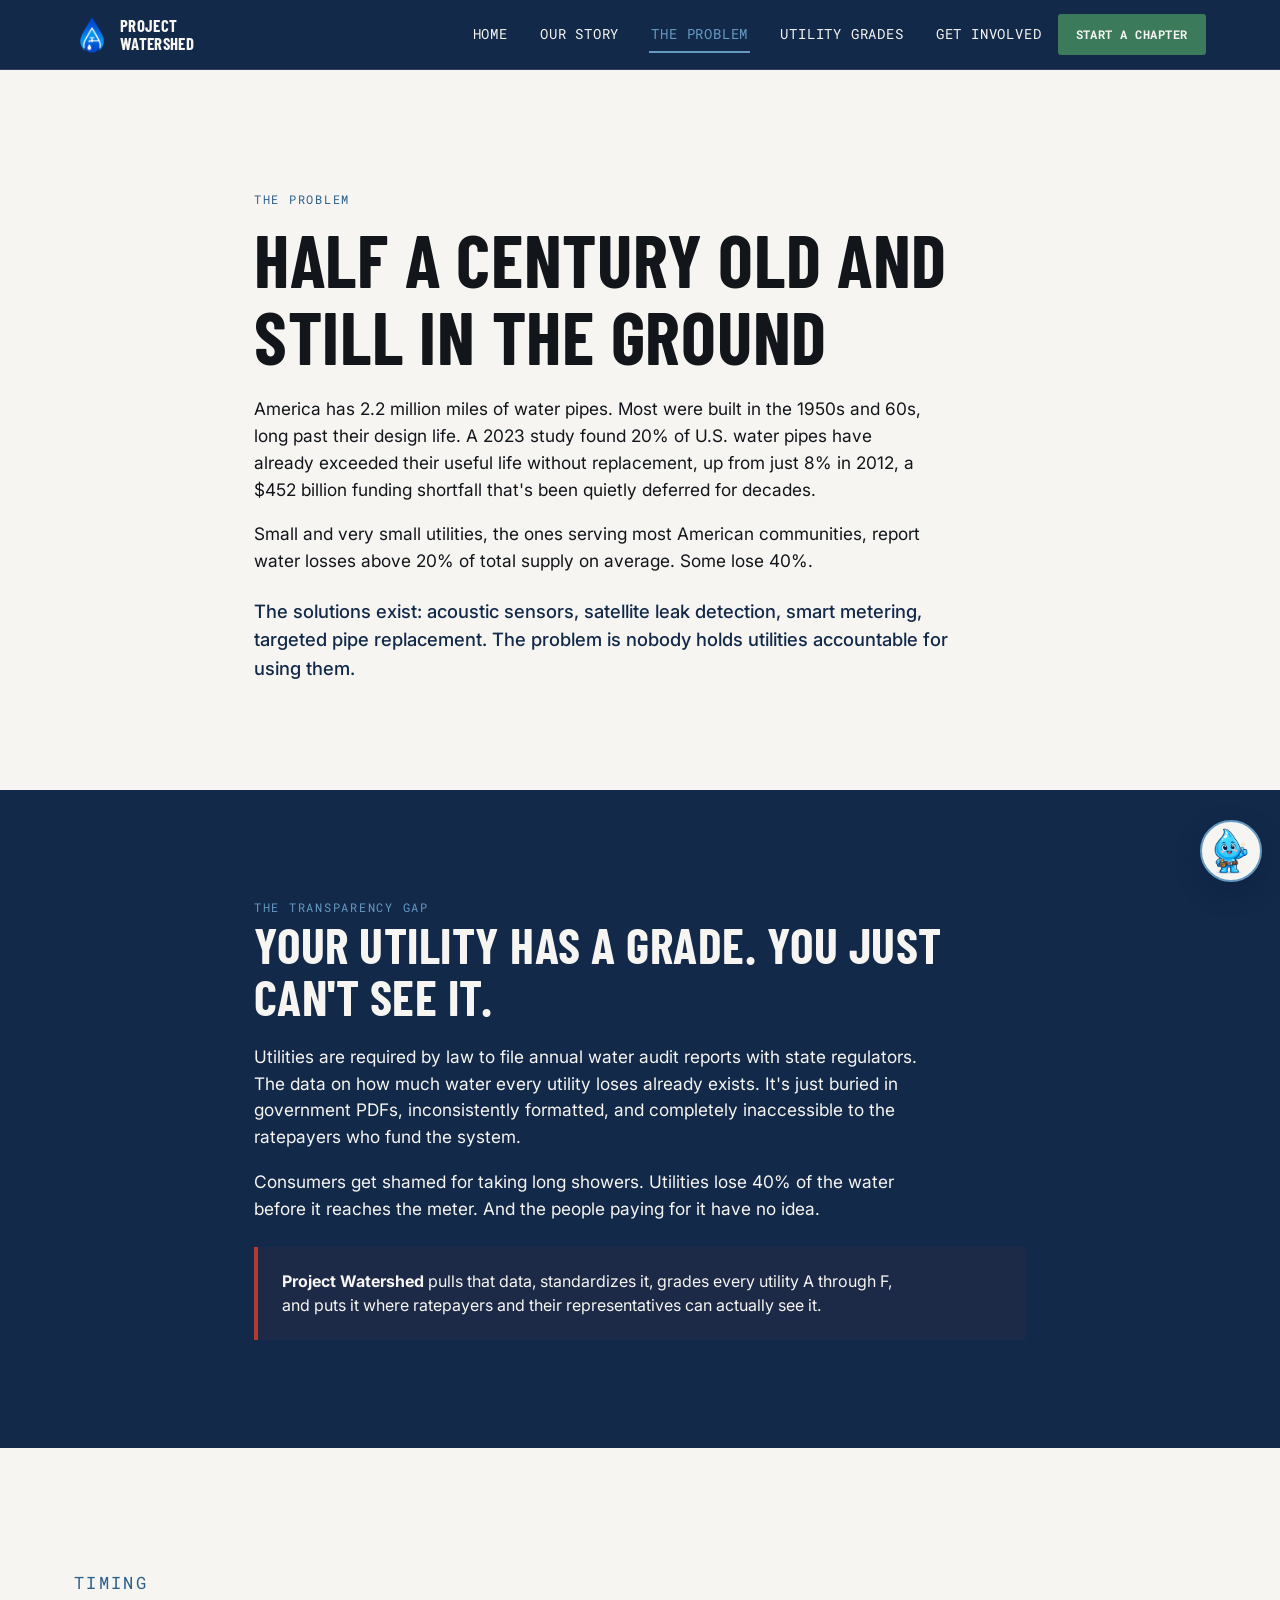
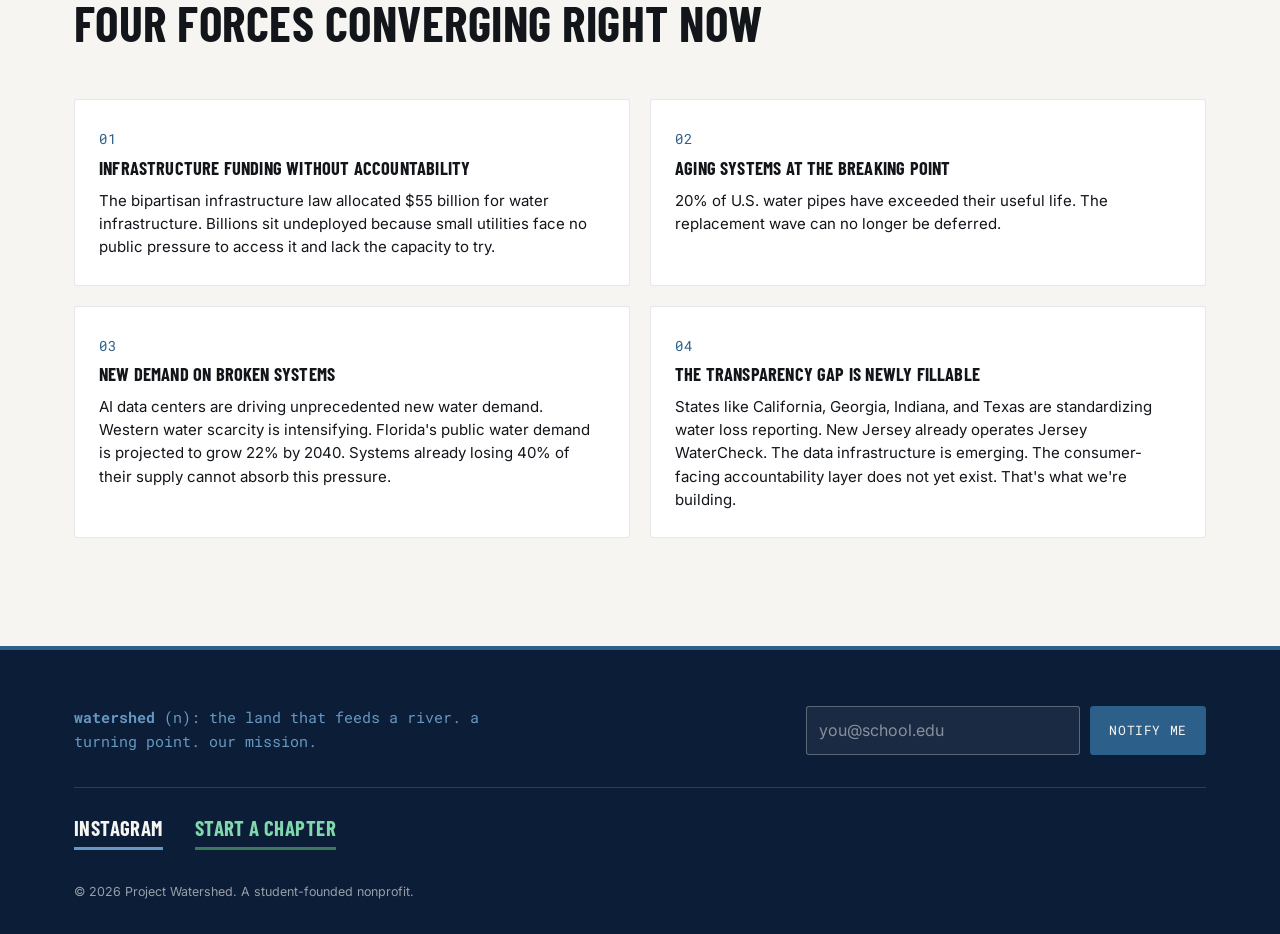
<file: the-problem.html>
<!doctype html>
<html lang="en">
<head>
<meta charset="UTF-8">
<meta name="viewport" content="width=device-width, initial-scale=1.0">
<title>The Problem — Project Watershed</title>
<meta name="description" content="America's water pipes are failing, utilities lose billions of gallons every year, and the data that would prove it is buried in inaccessible government filings.">
<link rel="preconnect" href="https://fonts.googleapis.com">
<link rel="preconnect" href="https://fonts.gstatic.com" crossorigin>
<link href="https://fonts.googleapis.com/css2?family=Barlow+Condensed:wght@500;600;700&family=Roboto+Mono:wght@400;500;700&family=Inter:wght@400;500;600&display=swap" rel="stylesheet">
<link rel="icon" type="image/png" href="assets/favicon.png">
<link rel="stylesheet" href="css/styles.css">
</head>
<body>

<header class="site-header">
  <div class="wrap site-header__inner">
    <a href="index.html" class="site-logo" aria-label="Project Watershed home">
      <img class="site-logo__mark" src="assets/logo-mark.png" alt="" aria-hidden="true">
      <span class="site-logo__text">Project<br>Watershed</span>
    </a>
    <div class="site-header__right">
      <nav class="site-nav" id="primary-nav" data-nav aria-label="Primary">
      <ul>
        <li><a href="index.html">Home</a></li>
        <li><a href="our-story.html">Our Story</a></li>
        <li><a href="the-problem.html" aria-current="page">The Problem</a></li>
        <li><a href="utility-grades.html">Utility Grades</a></li>
        <li><a href="get-involved.html">Get Involved</a></li>
      </ul>
    </nav>
      <a href="get-involved.html#start-chapter" class="header-cta">Start a Chapter</a>
      <button class="nav-toggle" data-nav-toggle aria-expanded="false" aria-controls="primary-nav">
      <span class="nav-toggle__bar"></span><span class="nav-toggle__bar"></span><span class="nav-toggle__bar"></span>
      <span class="visually-hidden">Menu</span>
    </button>
    </div>
  </div>
</header>

<main>

  <!-- Infrastructure behind the crisis -->
  <section class="section section--paper" style="padding-top:clamp(64px,10vw,120px);">
    <div class="wrap" data-reveal style="max-width:820px;">
      <p class="eyebrow">The Problem</p>
      <h1 style="margin-top:10px;">Half a century old and still in the ground</h1>

      <p style="margin-top:22px; font-size:1.08rem;">America has 2.2 million miles of water pipes. Most were built in the 1950s and 60s, long past their design life. A 2023 study found 20% of U.S. water pipes have already exceeded their useful life without replacement, up from just 8% in 2012, a $452 billion funding shortfall that's been quietly deferred for decades.</p>

      <p style="margin-top:18px; font-size:1.08rem;">Small and very small utilities, the ones serving most American communities, report water losses above 20% of total supply on average. Some lose 40%.</p>

      <p style="margin-top:22px; font-size:1.15rem; font-weight:500; color:var(--blueprint);">The solutions exist: acoustic sensors, satellite leak detection, smart metering, targeted pipe replacement. The problem is nobody holds utilities accountable for using them.</p>
    </div>
  </section>

  <!-- Transparency gap -->
  <section class="section section--blueprint">
    <div class="contour-field" aria-hidden="true"></div>
    <div class="wrap" data-reveal style="max-width:820px;">
      <p class="eyebrow">The Transparency Gap</p>
      <h2>Your utility has a grade. You just can't see it.</h2>

      <p style="margin-top:22px; font-size:1.08rem;">Utilities are required by law to file annual water audit reports with state regulators. The data on how much water every utility loses already exists. It's just buried in government PDFs, inconsistently formatted, and completely inaccessible to the ratepayers who fund the system.</p>

      <p style="margin-top:18px; font-size:1.08rem;">Consumers get shamed for taking long showers. Utilities lose 40% of the water before it reaches the meter. And the people paying for it have no idea.</p>

      <div class="callout">
        <p><strong>Project Watershed</strong> pulls that data, standardizes it, grades every utility A through F, and puts it where ratepayers and their representatives can actually see it.</p>
      </div>
    </div>
  </section>

  <!-- Why now -->
  <section class="section section--paper">
    <div class="wrap">
      <div class="section-head" data-reveal>
        <p class="eyebrow">Timing</p>
        <h2>Four forces converging right now</h2>
      </div>

      <div class="numbered-list">
        <div class="numbered-item" data-reveal>
          <span class="numbered-item__num">01</span>
          <h3>Infrastructure funding without accountability</h3>
          <p>The bipartisan infrastructure law allocated $55 billion for water infrastructure. Billions sit undeployed because small utilities face no public pressure to access it and lack the capacity to try.</p>
        </div>
        <div class="numbered-item" data-reveal>
          <span class="numbered-item__num">02</span>
          <h3>Aging systems at the breaking point</h3>
          <p>20% of U.S. water pipes have exceeded their useful life. The replacement wave can no longer be deferred.</p>
        </div>
        <div class="numbered-item" data-reveal>
          <span class="numbered-item__num">03</span>
          <h3>New demand on broken systems</h3>
          <p>AI data centers are driving unprecedented new water demand. Western water scarcity is intensifying. Florida's public water demand is projected to grow 22% by 2040. Systems already losing 40% of their supply cannot absorb this pressure.</p>
        </div>
        <div class="numbered-item" data-reveal>
          <span class="numbered-item__num">04</span>
          <h3>The transparency gap is newly fillable</h3>
          <p>States like California, Georgia, Indiana, and Texas are standardizing water loss reporting. New Jersey already operates Jersey WaterCheck. The data infrastructure is emerging. The consumer-facing accountability layer does not yet exist. That's what we're building.</p>
        </div>
      </div>
    </div>
  </section>

</main>

<footer class="site-footer">
  <div class="wrap site-footer__inner">
    <div class="site-footer__top">
      <p class="site-footer__tagline"><strong>watershed</strong> (n): the land that feeds a river. a turning point. our mission.</p>
      <form action="https://formspree.io/f/xdeopwvg" method="POST" class="footer-signup" data-signup-form novalidate>
        <label for="footer-email" class="visually-hidden">Email address</label>
        <input type="email" id="footer-email" name="email" placeholder="you@school.edu" required>
        <button type="submit">Notify Me</button>
        <p class="form-success" data-form-success hidden>You're on the list.</p>
      </form>
    </div>
    <div class="site-footer__cta-row">
      <a href="https://instagram.com/project.watershed" target="_blank" rel="noopener" class="footer-cta-link">Instagram</a>
      <a href="get-involved.html#start-chapter" class="footer-cta-link footer-cta-link--accent">Start a Chapter</a>
    </div>
    <p class="site-footer__copyright">© 2026 Project Watershed. A student-founded nonprofit.</p>
  </div>
</footer>

<div class="pip-widget" data-pip-widget>
  <button type="button" class="pip-widget__btn" data-pip-btn aria-haspopup="true" aria-expanded="false" aria-controls="pip-panel">
    <img data-pip-img src="assets/pip/pip-thumbsup.png" alt="Pip, the Project Watershed mascot">
  </button>
  <div class="pip-widget__panel" data-pip-panel id="pip-panel" role="dialog" aria-label="Water loss fun fact">
    <div class="pip-widget__panel-head">
      <span class="pip-widget__label">Pip says</span>
      <button type="button" class="pip-widget__close" data-pip-close aria-label="Close">&times;</button>
    </div>
    <p class="pip-widget__fact" data-pip-fact></p>
    <button type="button" class="pip-widget__next" data-pip-next>Another fact</button>
  </div>
</div>

<script src="js/main.js"></script>
</body>
</html>
</file>
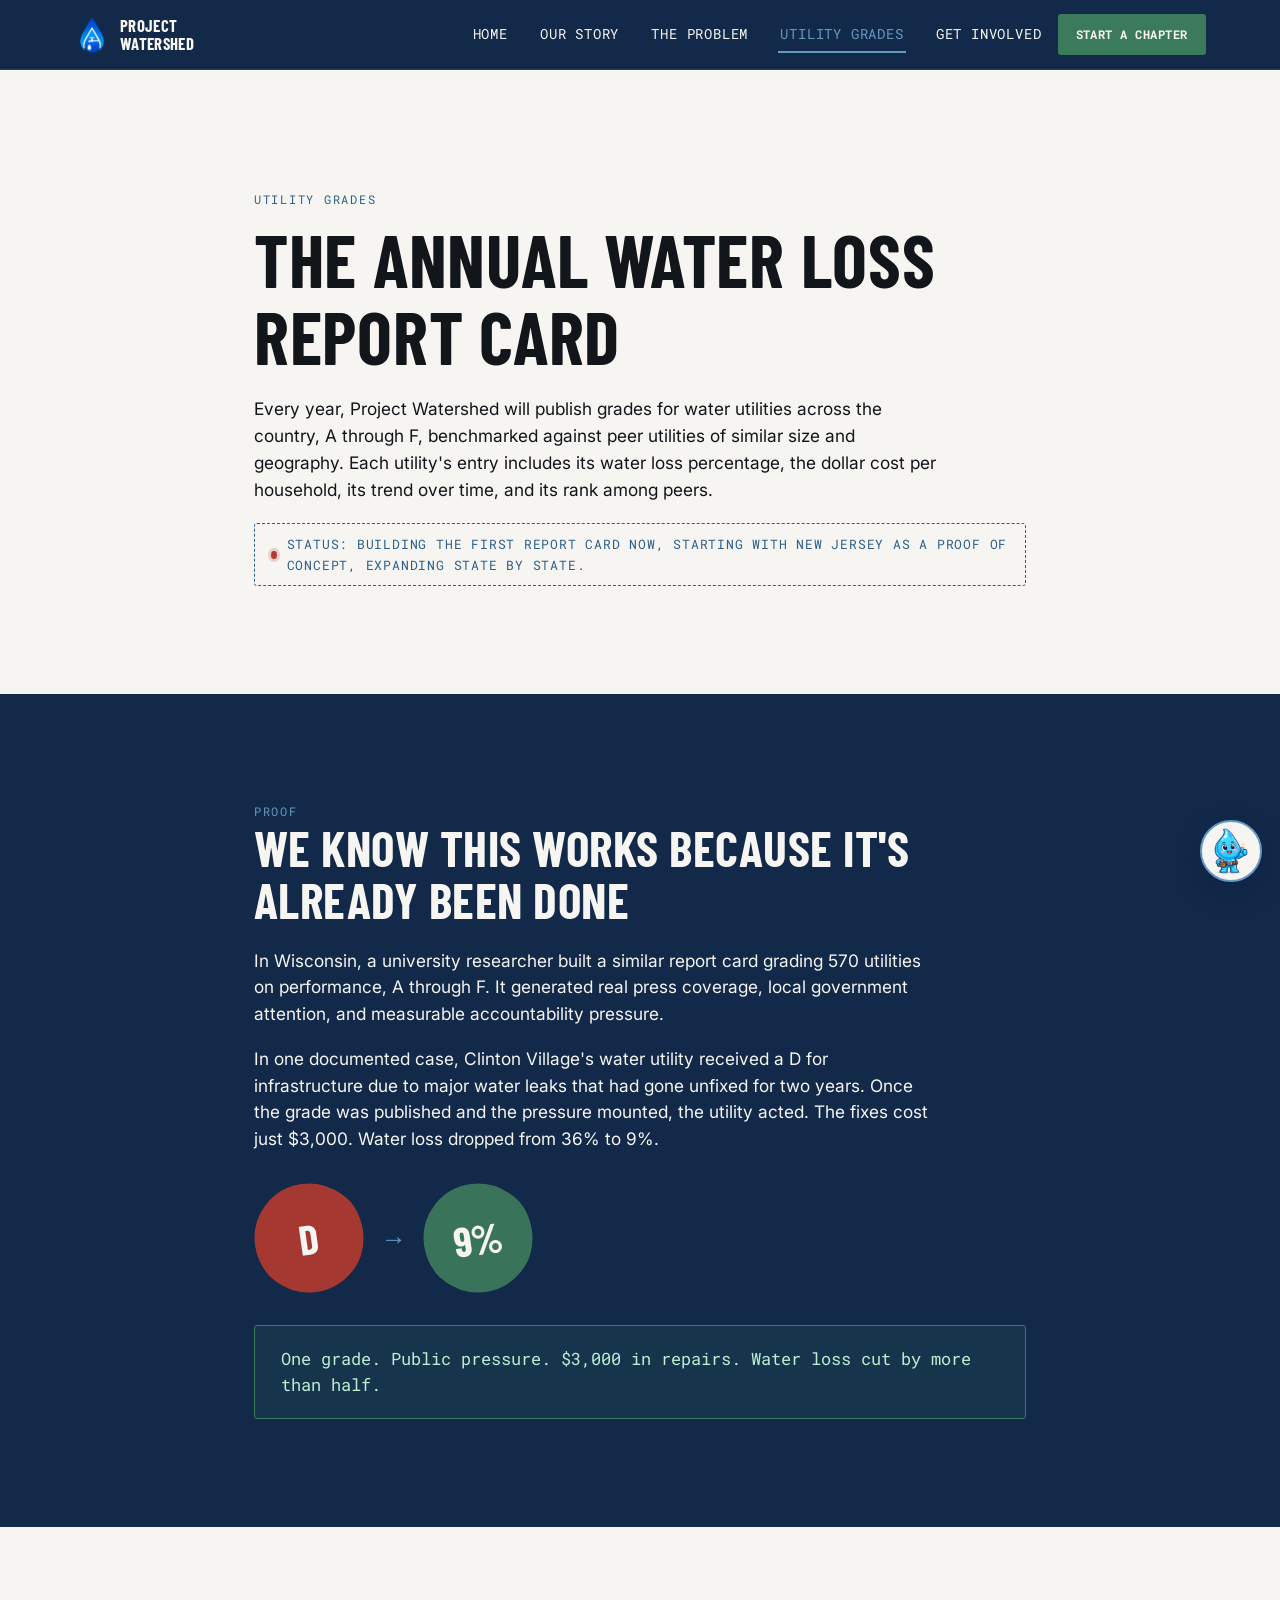
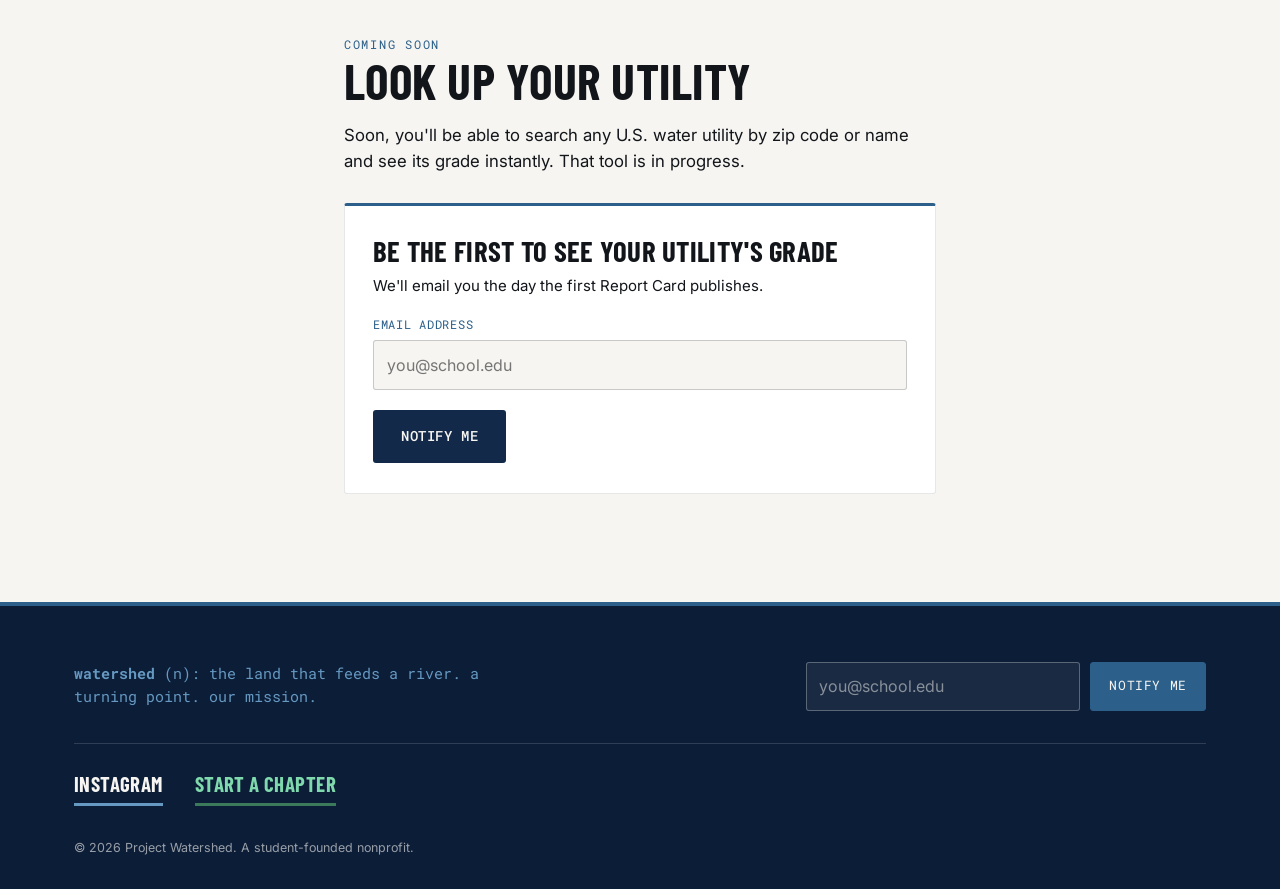
<file: utility-grades.html>
<!doctype html>
<html lang="en">
<head>
<meta charset="UTF-8">
<meta name="viewport" content="width=device-width, initial-scale=1.0">
<title>Utility Grades — Project Watershed</title>
<meta name="description" content="The Annual Water Loss Report Card grades U.S. water utilities A through F on how much water they lose. Look up your utility, coming soon.">
<link rel="preconnect" href="https://fonts.googleapis.com">
<link rel="preconnect" href="https://fonts.gstatic.com" crossorigin>
<link href="https://fonts.googleapis.com/css2?family=Barlow+Condensed:wght@500;600;700&family=Roboto+Mono:wght@400;500;700&family=Inter:wght@400;500;600&display=swap" rel="stylesheet">
<link rel="icon" type="image/png" href="assets/favicon.png">
<link rel="stylesheet" href="css/styles.css">
<style>
  .proof-stamps {
    display: flex;
    align-items: center;
    gap: 22px;
    margin-top: 30px;
    flex-wrap: wrap;
  }
  .proof-stamps .grade-stamp-static {
    position: relative;
    width: 110px;
    height: 110px;
    flex-shrink: 0;
  }
  .proof-stamps .grade-stamp-static .grade-stamp { transform: rotate(-8deg); }
  .proof-stamps .grade-stamp-static span {
    position: absolute;
    inset: 0;
    display: flex;
    align-items: center;
    justify-content: center;
    font-family: var(--font-display);
    font-weight: 700;
    font-size: 2.6rem;
    color: var(--paper);
    transform: rotate(-8deg);
  }
  .proof-stamps__arrow {
    font-family: var(--font-mono);
    font-size: 1.6rem;
    color: var(--cyanotype-light);
  }
</style>
</head>
<body>

<header class="site-header">
  <div class="wrap site-header__inner">
    <a href="index.html" class="site-logo" aria-label="Project Watershed home">
      <img class="site-logo__mark" src="assets/logo-mark.png" alt="" aria-hidden="true">
      <span class="site-logo__text">Project<br>Watershed</span>
    </a>
    <div class="site-header__right">
      <nav class="site-nav" id="primary-nav" data-nav aria-label="Primary">
      <ul>
        <li><a href="index.html">Home</a></li>
        <li><a href="our-story.html">Our Story</a></li>
        <li><a href="the-problem.html">The Problem</a></li>
        <li><a href="utility-grades.html" aria-current="page">Utility Grades</a></li>
        <li><a href="get-involved.html">Get Involved</a></li>
      </ul>
    </nav>
      <a href="get-involved.html#start-chapter" class="header-cta">Start a Chapter</a>
      <button class="nav-toggle" data-nav-toggle aria-expanded="false" aria-controls="primary-nav">
      <span class="nav-toggle__bar"></span><span class="nav-toggle__bar"></span><span class="nav-toggle__bar"></span>
      <span class="visually-hidden">Menu</span>
    </button>
    </div>
  </div>
</header>

<main>

  <!-- What the report card is -->
  <section class="section section--paper" style="padding-top:clamp(64px,10vw,120px);">
    <div class="wrap" data-reveal style="max-width:820px;">
      <p class="eyebrow">Utility Grades</p>
      <h1 style="margin-top:10px;">The Annual Water Loss Report Card</h1>

      <p style="margin-top:22px; font-size:1.08rem;">Every year, Project Watershed will publish grades for water utilities across the country, A through F, benchmarked against peer utilities of similar size and geography. Each utility's entry includes its water loss percentage, the dollar cost per household, its trend over time, and its rank among peers.</p>

      <div class="status-marker">
        <span class="status-marker__dot"></span>
        Status: building the first report card now, starting with New Jersey as a proof of concept, expanding state by state.
      </div>
    </div>
  </section>

  <!-- Proof the model works -->
  <section class="section section--blueprint">
    <div class="contour-field" aria-hidden="true"></div>
    <div class="wrap" data-reveal style="max-width:820px;">
      <p class="eyebrow">Proof</p>
      <h2>We know this works because it's already been done</h2>

      <p style="margin-top:22px; font-size:1.08rem;">In Wisconsin, a university researcher built a similar report card grading 570 utilities on performance, A through F. It generated real press coverage, local government attention, and measurable accountability pressure.</p>

      <p style="margin-top:18px; font-size:1.08rem;">In one documented case, Clinton Village's water utility received a D for infrastructure due to major water leaks that had gone unfixed for two years. Once the grade was published and the pressure mounted, the utility acted. The fixes cost just $3,000. Water loss dropped from 36% to 9%.</p>

      <div class="proof-stamps" aria-hidden="true">
        <div class="grade-stamp-static">
          <div class="grade-stamp"></div>
          <span>D</span>
        </div>
        <span class="proof-stamps__arrow">&rarr;</span>
        <div class="grade-stamp-static">
          <div class="grade-stamp grade-stamp--green"></div>
          <span>9%</span>
        </div>
      </div>

      <div class="proof-banner">One grade. Public pressure. $3,000 in repairs. Water loss cut by more than half.</div>
    </div>
  </section>

  <!-- Look up your utility -->
  <section class="section section--paper">
    <div class="wrap" data-reveal style="max-width:640px;">
      <p class="eyebrow">Coming Soon</p>
      <h2>Look up your utility</h2>
      <p style="margin-top:16px; font-size:1.05rem;">Soon, you'll be able to search any U.S. water utility by zip code or name and see its grade instantly. That tool is in progress.</p>

      <div class="form-panel" style="margin-top:28px;">
        <h3>Be the first to see your utility's grade</h3>
        <p style="margin-top:8px; font-size:0.94rem;">We'll email you the day the first Report Card publishes.</p>
        <form action="https://formspree.io/f/xdeopwvg" method="POST" data-signup-form novalidate>
          <div class="form-row">
            <div class="form-field" style="flex:1 1 100%;">
              <label for="grades-email">Email address</label>
              <input type="email" id="grades-email" name="email" placeholder="you@school.edu" required>
            </div>
          </div>
          <button type="submit" class="btn btn--primary">Notify Me</button>
          <p class="form-success" data-form-success hidden>You're on the list. We'll email you the day it launches.</p>
        </form>
      </div>
    </div>
  </section>

</main>

<footer class="site-footer">
  <div class="wrap site-footer__inner">
    <div class="site-footer__top">
      <p class="site-footer__tagline"><strong>watershed</strong> (n): the land that feeds a river. a turning point. our mission.</p>
      <form action="https://formspree.io/f/xdeopwvg" method="POST" class="footer-signup" data-signup-form novalidate>
        <label for="footer-email" class="visually-hidden">Email address</label>
        <input type="email" id="footer-email" name="email" placeholder="you@school.edu" required>
        <button type="submit">Notify Me</button>
        <p class="form-success" data-form-success hidden>You're on the list.</p>
      </form>
    </div>
    <div class="site-footer__cta-row">
      <a href="https://instagram.com/project.watershed" target="_blank" rel="noopener" class="footer-cta-link">Instagram</a>
      <a href="get-involved.html#start-chapter" class="footer-cta-link footer-cta-link--accent">Start a Chapter</a>
    </div>
    <p class="site-footer__copyright">© 2026 Project Watershed. A student-founded nonprofit.</p>
  </div>
</footer>

<div class="pip-widget" data-pip-widget>
  <button type="button" class="pip-widget__btn" data-pip-btn aria-haspopup="true" aria-expanded="false" aria-controls="pip-panel">
    <img data-pip-img src="assets/pip/pip-thumbsup.png" alt="Pip, the Project Watershed mascot">
  </button>
  <div class="pip-widget__panel" data-pip-panel id="pip-panel" role="dialog" aria-label="Water loss fun fact">
    <div class="pip-widget__panel-head">
      <span class="pip-widget__label">Pip says</span>
      <button type="button" class="pip-widget__close" data-pip-close aria-label="Close">&times;</button>
    </div>
    <p class="pip-widget__fact" data-pip-fact></p>
    <button type="button" class="pip-widget__next" data-pip-next>Another fact</button>
  </div>
</div>

<script src="js/main.js"></script>
</body>
</html>
</file>
<file: css/styles.css>
/* ==========================================================================
   Project Watershed — Design System
   Barlow Condensed (display) / Roboto Mono (data) / Inter (body)
   ========================================================================== */

:root {
  --blueprint: #12294A;
  --blueprint-deep: #0c1d38;
  --cyanotype: #2C5F8A;
  --cyanotype-light: #6699C2;
  --paper: #F6F5F1;
  --paper-dim: #eceae3;
  --ink: #12151A;
  --grade-red: #B23A2E;
  --grade-green: #3C7A5C;
  --white: #ffffff;

  --font-display: "Barlow Condensed", sans-serif;
  --font-mono: "Roboto Mono", monospace;
  --font-body: "Inter", sans-serif;

  --radius: 3px;
  --wrap: 1180px;
  --gutter: 24px;

  --dur: 0.5s;
  --ease: cubic-bezier(0.4, 0, 0.2, 1);
}

/* ---------- Reset ---------- */
*, *::before, *::after { box-sizing: border-box; }
html { scroll-behavior: smooth; }
@media (prefers-reduced-motion: reduce) {
  html { scroll-behavior: auto; }
  *, *::before, *::after {
    animation-duration: 0.001ms !important;
    animation-iteration-count: 1 !important;
    transition-duration: 0.001ms !important;
    scroll-behavior: auto !important;
  }
}

body, h1, h2, h3, h4, p, figure, blockquote, dl, dd, ul, ol {
  margin: 0;
}
ul, ol { list-style: none; padding: 0; }
img, svg { display: block; max-width: 100%; }
input, button, textarea, select { font: inherit; color: inherit; }
a { color: inherit; }
button { cursor: pointer; }

body {
  font-family: var(--font-body);
  color: var(--ink);
  background: var(--paper);
  line-height: 1.55;
  -webkit-font-smoothing: antialiased;
}

/* ---------- Focus states ---------- */
a:focus-visible,
button:focus-visible,
input:focus-visible,
[tabindex]:focus-visible {
  outline: 3px solid var(--cyanotype-light);
  outline-offset: 2px;
}
.section--blueprint a:focus-visible,
.site-header a:focus-visible,
.site-header button:focus-visible {
  outline-color: var(--paper);
}

.visually-hidden {
  position: absolute;
  width: 1px; height: 1px;
  padding: 0; margin: -1px;
  overflow: hidden;
  clip: rect(0,0,0,0);
  white-space: nowrap;
  border: 0;
}

/* ---------- Type scale ---------- */
h1, h2, h3, h4 {
  font-family: var(--font-display);
  font-weight: 700;
  text-transform: uppercase;
  letter-spacing: 0.01em;
  line-height: 1.05;
}
h1 { font-size: clamp(2.4rem, 6vw, 4.6rem); }
h2 { font-size: clamp(1.9rem, 4.4vw, 3.1rem); }
h3 { font-size: clamp(1.35rem, 2.6vw, 1.8rem); }
h4 { font-size: 1.1rem; letter-spacing: 0.04em; }

p { max-width: 62ch; }
.eyebrow {
  font-family: var(--font-mono);
  text-transform: uppercase;
  letter-spacing: 0.14em;
  font-size: 0.78rem;
  color: var(--cyanotype);
}
.section--blueprint .eyebrow { color: var(--cyanotype-light); }

.mono, .stat, .numeral {
  font-family: var(--font-mono);
}

/* ---------- Layout helpers ---------- */
.wrap {
  max-width: var(--wrap);
  margin-inline: auto;
  padding-inline: var(--gutter);
}
.section {
  position: relative;
  padding-block: clamp(56px, 9vw, 108px);
  overflow: hidden;
}
.section--tight-top { padding-top: clamp(24px, 4vw, 48px); }
#start-chapter { scroll-margin-top: 90px; }
.section--paper { background: var(--paper); color: var(--ink); }
.section--blueprint {
  background: var(--blueprint);
  color: var(--paper);
}
.section--blueprint a { color: var(--cyanotype-light); }
.section--dim { background: var(--paper-dim); }

.section-head {
  max-width: 720px;
  margin-bottom: clamp(28px, 4vw, 52px);
}
.section-head p { margin-top: 14px; font-size: 1.05rem; }

/* Contour-line watermark — reusable across every Blueprint section */
.contour-field {
  position: absolute;
  inset: 0;
  background-image: url("../assets/contour-lines.svg");
  background-repeat: repeat;
  background-size: 800px 800px;
  opacity: 0.5;
  pointer-events: none;
}
.section--blueprint > .wrap,
.section--blueprint > * { position: relative; z-index: 1; }

/* ---------- Buttons ---------- */
.btn {
  display: inline-flex;
  align-items: center;
  gap: 8px;
  font-family: var(--font-mono);
  font-weight: 500;
  font-size: 0.9rem;
  letter-spacing: 0.04em;
  text-transform: uppercase;
  text-decoration: none;
  padding: 13px 26px;
  border: 2px solid currentColor;
  border-radius: var(--radius);
  background: transparent;
  transition: background var(--dur) var(--ease), color var(--dur) var(--ease);
}
.btn--primary {
  background: var(--blueprint);
  border-color: var(--blueprint);
  color: var(--paper);
}
.btn--primary:hover { background: var(--cyanotype); border-color: var(--cyanotype); }
.btn--ghost {
  color: var(--blueprint);
}
.btn--ghost:hover { background: var(--blueprint); color: var(--paper); }
.section--blueprint .btn--primary {
  background: var(--paper);
  border-color: var(--paper);
  color: var(--blueprint);
}
.section--blueprint .btn--primary:hover {
  background: var(--cyanotype-light);
  border-color: var(--cyanotype-light);
  color: var(--blueprint-deep);
}
.section--blueprint .btn--ghost {
  color: var(--paper);
}
.section--blueprint .btn--ghost:hover { background: var(--paper); color: var(--blueprint); }

.btn-row { display: flex; flex-wrap: wrap; gap: 14px; }

/* ---------- Header ---------- */
.site-header {
  position: sticky;
  top: 0;
  z-index: 100;
  background: var(--blueprint);
  border-bottom: 1px solid rgba(246,245,241,0.12);
}
.site-header__inner {
  display: flex;
  align-items: center;
  justify-content: space-between;
  padding-block: 14px;
}
.site-logo {
  display: flex;
  align-items: center;
  gap: 10px;
  text-decoration: none;
  color: var(--paper);
}
.site-logo__mark { width: 36px; height: 36px; flex-shrink: 0; object-fit: contain; }
.site-logo__text {
  font-family: var(--font-display);
  font-weight: 700;
  text-transform: uppercase;
  font-size: 1.05rem;
  letter-spacing: 0.02em;
  line-height: 1.05;
}

.site-header__right {
  display: flex;
  align-items: center;
  gap: 14px;
}

.header-cta {
  display: inline-flex;
  align-items: center;
  white-space: nowrap;
  font-family: var(--font-mono);
  font-weight: 700;
  text-transform: uppercase;
  letter-spacing: 0.04em;
  font-size: 0.78rem;
  text-decoration: none;
  color: var(--paper);
  background: var(--grade-green);
  border: 2px solid var(--grade-green);
  border-radius: var(--radius);
  padding: 9px 16px;
  transition: background var(--dur) var(--ease), border-color var(--dur) var(--ease);
}
.header-cta:hover { background: #2e6249; border-color: #2e6249; }

@media (max-width: 479px) {
  .site-logo__text { font-size: 0.9rem; }
  .header-cta { padding: 8px 10px; font-size: 0.7rem; }
  .site-header__right { gap: 8px; }
}

.nav-toggle {
  display: flex;
  flex-direction: column;
  justify-content: center;
  gap: 5px;
  width: 40px;
  height: 40px;
  background: transparent;
  border: 1px solid rgba(246,245,241,0.35);
  border-radius: var(--radius);
}
.nav-toggle__bar {
  display: block;
  width: 20px;
  height: 2px;
  margin-inline: auto;
  background: var(--paper);
  transition: transform var(--dur) var(--ease), opacity var(--dur) var(--ease);
}
.nav-toggle[aria-expanded="true"] .nav-toggle__bar:nth-child(1) { transform: translateY(7px) rotate(45deg); }
.nav-toggle[aria-expanded="true"] .nav-toggle__bar:nth-child(2) { opacity: 0; }
.nav-toggle[aria-expanded="true"] .nav-toggle__bar:nth-child(3) { transform: translateY(-7px) rotate(-45deg); }

.site-nav {
  position: absolute;
  top: 100%; left: 0; right: 0;
  background: var(--blueprint);
  border-bottom: 1px solid rgba(246,245,241,0.12);
  max-height: 0;
  overflow: hidden;
  transition: max-height var(--dur) var(--ease);
}
.site-nav[data-open="true"] { max-height: 320px; }
.site-nav ul { display: flex; flex-direction: column; padding: 8px var(--gutter) 18px; }
.site-nav a {
  display: block;
  padding: 12px 4px;
  font-family: var(--font-mono);
  text-transform: uppercase;
  font-size: 0.85rem;
  letter-spacing: 0.06em;
  color: var(--paper);
  text-decoration: none;
  border-bottom: 1px solid rgba(246,245,241,0.08);
}
.site-nav a[aria-current="page"] { color: var(--cyanotype-light); }

@media (min-width: 768px) {
  .nav-toggle { display: none; }
  .site-nav {
    position: static;
    max-height: none;
    background: transparent;
    border-bottom: none;
    overflow: visible;
  }
  .site-nav ul { flex-direction: row; padding: 0; gap: 28px; }
  .site-nav a { border-bottom: none; padding: 6px 2px; position: relative; }
  .site-nav a::after {
    content: "";
    position: absolute;
    left: 0; right: 100%; bottom: -2px;
    height: 2px;
    background: var(--cyanotype-light);
    transition: right var(--dur) var(--ease);
  }
  .site-nav a:hover::after,
  .site-nav a[aria-current="page"]::after { right: 0; }
}

/* ---------- Footer ---------- */
.site-footer {
  background: var(--blueprint-deep);
  color: var(--paper);
  padding-block: 56px 32px;
  border-top: 4px solid var(--cyanotype);
}
.site-footer__inner {
  display: flex;
  flex-direction: column;
  gap: 32px;
}
.site-footer__top {
  display: flex;
  flex-direction: column;
  gap: 24px;
}
.site-footer__tagline {
  font-family: var(--font-mono);
  font-size: 0.95rem;
  color: var(--cyanotype-light);
  max-width: 46ch;
}
.footer-signup {
  display: flex;
  flex-wrap: wrap;
  gap: 10px;
  max-width: 420px;
}
.footer-signup input {
  flex: 1 1 200px;
  padding: 11px 12px;
  background: rgba(246,245,241,0.06);
  border: 1px solid rgba(246,245,241,0.3);
  border-radius: var(--radius);
  color: var(--paper);
}
.footer-signup input::placeholder { color: rgba(246,245,241,0.5); }
.footer-signup button {
  padding: 11px 18px;
  background: var(--cyanotype);
  border: 1px solid var(--cyanotype);
  border-radius: var(--radius);
  color: var(--paper);
  font-family: var(--font-mono);
  text-transform: uppercase;
  font-size: 0.8rem;
  letter-spacing: 0.05em;
}
.footer-signup button:hover { background: var(--cyanotype-light); }

/* Bold bottom links row — Instagram / Start a Chapter */
.site-footer__cta-row {
  display: flex;
  flex-wrap: wrap;
  gap: 18px 32px;
  padding-top: 24px;
  border-top: 1px solid rgba(246,245,241,0.15);
}
.footer-cta-link {
  font-family: var(--font-display);
  font-weight: 700;
  text-transform: uppercase;
  letter-spacing: 0.02em;
  font-size: clamp(1.05rem, 2vw, 1.3rem);
  color: var(--paper);
  text-decoration: none;
  padding-bottom: 3px;
  border-bottom: 3px solid var(--cyanotype-light);
  transition: color var(--dur) var(--ease), border-color var(--dur) var(--ease);
}
.footer-cta-link:hover { color: var(--cyanotype-light); }
.footer-cta-link--accent { color: #7fd9ac; border-color: var(--grade-green); }
.footer-cta-link--accent:hover { color: var(--paper); border-color: #7fd9ac; }

.site-footer__copyright {
  font-size: 0.78rem;
  opacity: 0.6;
}

@media (min-width: 768px) {
  .site-footer__top {
    flex-direction: row;
    justify-content: space-between;
    align-items: flex-start;
    gap: 40px;
  }
}

/* ---------- Forms (generic, used in-page too) ---------- */
.form-success {
  font-family: var(--font-mono);
  font-size: 0.85rem;
  color: var(--grade-green);
  margin-top: 8px;
}
.section--blueprint .form-success { color: #7fd9ac; }
.form-success::before { content: "✓ "; }

/* ==========================================================================
   Hero (Home)
   ========================================================================== */
.hero {
  background: var(--blueprint);
  color: var(--paper);
  padding-top: clamp(48px, 8vw, 88px);
  padding-bottom: clamp(56px, 9vw, 100px);
}
.hero__grid {
  display: grid;
  gap: 40px;
  align-items: center;
}
@media (min-width: 1024px) {
  .hero__grid { grid-template-columns: 1.05fr 0.95fr; gap: 56px; }
}

.hero__eyebrow {
  font-family: var(--font-mono);
  text-transform: uppercase;
  letter-spacing: 0.14em;
  font-size: 0.78rem;
  color: var(--cyanotype-light);
  margin-bottom: 16px;
}
.hero h1 { color: var(--paper); }
.hero__sub {
  font-family: var(--font-display);
  text-transform: none;
  font-weight: 500;
  font-size: clamp(1.15rem, 2.2vw, 1.5rem);
  color: var(--cyanotype-light);
  margin-top: 16px;
  max-width: 44ch;
}
.hero__identity {
  margin-top: 18px;
  font-size: 0.95rem;
  color: rgba(246,245,241,0.75);
  max-width: 50ch;
}
.hero .btn-row { margin-top: 32px; }

/* Document → grade animation */
.hero-doc {
  position: relative;
  width: 100%;
  aspect-ratio: 4 / 5;
  max-width: 420px;
  margin-inline: auto;
}
.hero-doc__paper {
  position: absolute;
  inset: 0;
  background: var(--paper);
  color: var(--ink);
  border-radius: var(--radius);
  padding: 30px 26px;
  box-shadow: 0 30px 60px -20px rgba(0,0,0,0.5);
  border: 1px solid rgba(18,21,26,0.08);
}
.hero-doc__tag {
  font-family: var(--font-mono);
  font-size: 0.65rem;
  text-transform: uppercase;
  letter-spacing: 0.08em;
  color: var(--cyanotype);
  border: 1px solid var(--cyanotype);
  display: inline-block;
  padding: 3px 8px;
  border-radius: var(--radius);
  margin-bottom: 18px;
}
.hero-doc__title {
  font-family: var(--font-display);
  font-weight: 700;
  text-transform: uppercase;
  font-size: 1.1rem;
  letter-spacing: 0.02em;
  margin-bottom: 22px;
  color: var(--blueprint);
}
.hero-doc__line {
  font-family: var(--font-mono);
  font-size: 0.78rem;
  letter-spacing: 0.02em;
  color: var(--ink);
  padding-block: 9px;
  border-bottom: 1px dashed rgba(18,21,26,0.15);
  white-space: nowrap;
  overflow: hidden;
  text-overflow: clip;
}
.hero-doc__line:last-of-type { border-bottom: none; }

.hero-doc__stampwrap {
  position: absolute;
  top: 50%; left: 50%;
  width: 168px; height: 168px;
  transform: translate(-50%, -50%) rotate(-10deg) scale(0.4);
  opacity: 0;
  transition: transform 0.7s var(--ease), opacity 0.5s var(--ease);
  display: flex;
  align-items: center;
  justify-content: center;
}
.hero-doc__stampwrap.is-visible {
  opacity: 1;
  transform: translate(-50%, -50%) rotate(-10deg) scale(1);
}
.grade-stamp {
  position: absolute;
  inset: 0;
  background-color: var(--grade-red);
  -webkit-mask-image: url("../assets/grade-stamp.svg");
  mask-image: url("../assets/grade-stamp.svg");
  -webkit-mask-size: contain;
  mask-size: contain;
  -webkit-mask-repeat: no-repeat;
  mask-repeat: no-repeat;
  opacity: 0.92;
}
.grade-stamp--green { background-color: var(--grade-green); }
.hero-doc__grade {
  position: relative;
  font-family: var(--font-display);
  font-weight: 700;
  font-size: 4.6rem;
  color: var(--paper);
  line-height: 1;
}

@media (prefers-reduced-motion: reduce) {
  .hero-doc__stampwrap {
    opacity: 1;
    transform: translate(-50%, -50%) rotate(-10deg) scale(1);
    transition: none;
  }
}

/* ==========================================================================
   Scroll reveal
   ========================================================================== */
[data-reveal] {
  opacity: 0;
  transform: translateY(18px);
  transition: opacity 0.7s var(--ease), transform 0.7s var(--ease);
}
[data-reveal].is-visible {
  opacity: 1;
  transform: translateY(0);
}
@media (prefers-reduced-motion: reduce) {
  [data-reveal] { opacity: 1; transform: none; transition: none; }
}

/* ==========================================================================
   Big number / stat sections
   ========================================================================== */
.big-number {
  font-family: var(--font-mono);
  font-weight: 600;
  font-size: clamp(2.4rem, 9vw, 6rem);
  color: var(--paper);
  letter-spacing: -0.01em;
  line-height: 1;
}
.big-number__caption {
  margin-top: 20px;
  font-size: 1.1rem;
  max-width: 62ch;
  color: rgba(246,245,241,0.88);
}
.stat-row {
  display: grid;
  gap: 22px;
  margin-top: 48px;
}
@media (min-width: 768px) {
  .stat-row { grid-template-columns: repeat(3, 1fr); }
}
.stat-card {
  border-top: 2px solid var(--cyanotype-light);
  padding-top: 16px;
}
.stat-card__num {
  font-family: var(--font-mono);
  font-weight: 600;
  font-size: 2.1rem;
  color: var(--paper);
}
.stat-card__label {
  margin-top: 6px;
  font-size: 0.92rem;
  color: rgba(246,245,241,0.75);
}

/* ==========================================================================
   Rings (Why "Watershed")
   ========================================================================== */
.rings {
  display: grid;
  gap: 28px;
  margin-top: 8px;
}
@media (min-width: 768px) {
  .rings { grid-template-columns: repeat(3, 1fr); gap: 20px; }
}
.ring-item {
  position: relative;
  padding: 22px 22px 20px;
  border: 1px solid rgba(18,21,26,0.12);
  border-top: 3px solid var(--cyanotype);
  border-radius: var(--radius);
  background: var(--white);
  max-width: 380px;
}
.ring-item h3 { color: var(--blueprint); font-size: 1.1rem; }
.ring-item .eyebrow { display: block; margin-bottom: 6px; }
.ring-item p { margin-top: 10px; font-size: 0.94rem; }

/* ==========================================================================
   Cards (tracks, difference blocks, pillars)
   ========================================================================== */
.card-grid {
  display: grid;
  gap: 24px;
}
@media (min-width: 768px) {
  .card-grid--2 { grid-template-columns: repeat(2, 1fr); }
}
@media (min-width: 1024px) {
  .card-grid--4 { grid-template-columns: repeat(4, 1fr); }
}
@media (min-width: 640px) and (max-width: 1023px) {
  .card-grid--4 { grid-template-columns: repeat(2, 1fr); }
}

.card {
  background: var(--white);
  border: 1px solid rgba(18,21,26,0.1);
  border-top: 3px solid var(--cyanotype);
  border-radius: var(--radius);
  padding: 28px 26px;
  display: flex;
  flex-direction: column;
  gap: 14px;
}
.card__icon { width: 40px; height: 40px; }
.card h3 { color: var(--blueprint); }
.card p { font-size: 0.96rem; }
.card .btn { margin-top: auto; align-self: flex-start; }

.card--pillar {
  border-top-color: var(--grade-green);
}
.card--num {
  border-top: none;
  padding-top: 0;
}
.card--num .card__num {
  font-family: var(--font-mono);
  font-size: 0.85rem;
  color: var(--cyanotype);
  border-bottom: 2px solid var(--cyanotype);
  display: inline-block;
  padding-bottom: 10px;
  margin-bottom: 4px;
}

/* Numbered list (The Problem / Get Involved) */
.numbered-list {
  display: grid;
  gap: 20px;
  margin-top: 8px;
}
@media (min-width: 768px) {
  .numbered-list { grid-template-columns: repeat(2, 1fr); }
}
.numbered-item {
  padding: 26px 24px;
  background: rgba(246,245,241,0.04);
  border: 1px solid rgba(246,245,241,0.16);
  border-radius: var(--radius);
}
.section--paper .numbered-item {
  background: var(--white);
  border-color: rgba(18,21,26,0.1);
}
.numbered-item__num {
  font-family: var(--font-mono);
  font-size: 0.85rem;
  color: var(--cyanotype-light);
  letter-spacing: 0.1em;
}
.section--paper .numbered-item__num { color: var(--cyanotype); }
.numbered-item h3 { margin-top: 8px; font-size: 1.15rem; }
.numbered-item p { margin-top: 10px; font-size: 0.94rem; }

.steps-list {
  counter-reset: step;
  display: grid;
  gap: 24px;
  margin-top: 8px;
}
@media (min-width: 768px) {
  .steps-list { grid-template-columns: repeat(3, 1fr); }
}
.step {
  position: relative;
  padding-top: 46px;
}
.step::before {
  counter-increment: step;
  content: "0" counter(step);
  font-family: var(--font-mono);
  font-size: 2.2rem;
  font-weight: 600;
  color: var(--cyanotype);
  display: block;
  margin-bottom: 6px;
}
.step h3 { color: var(--blueprint); font-size: 1.1rem; }
.step p { margin-top: 10px; font-size: 0.94rem; }

/* ==========================================================================
   Callouts
   ========================================================================== */
.callout {
  border-left: 4px solid var(--grade-red);
  background: rgba(178,58,46,0.06);
  padding: 22px 24px;
  border-radius: 0 var(--radius) var(--radius) 0;
  margin-top: 24px;
}
.callout p { font-size: 1rem; }
.callout--green {
  border-left-color: var(--grade-green);
  background: rgba(60,122,92,0.1);
}
.callout--mono {
  font-family: var(--font-mono);
  font-size: 1.2rem;
  color: var(--grade-green);
  font-weight: 600;
}
.section--blueprint .callout--mono { color: #7fd9ac; }

.proof-banner {
  margin-top: 32px;
  display: inline-flex;
  align-items: center;
  gap: 14px;
  padding: 20px 26px;
  background: rgba(60,122,92,0.14);
  border: 1px solid var(--grade-green);
  border-radius: var(--radius);
  font-family: var(--font-mono);
  font-size: 1.05rem;
  color: #bdeed3;
}

/* ==========================================================================
   Status marker (Utility Grades)
   ========================================================================== */
.status-marker {
  display: inline-flex;
  align-items: center;
  gap: 10px;
  font-family: var(--font-mono);
  font-size: 0.82rem;
  text-transform: uppercase;
  letter-spacing: 0.06em;
  padding: 10px 16px;
  border: 1px dashed var(--cyanotype);
  border-radius: var(--radius);
  color: var(--cyanotype);
  margin-top: 20px;
}
.status-marker__dot {
  width: 8px; height: 8px;
  border-radius: 50%;
  background: var(--grade-red);
  box-shadow: 0 0 0 3px rgba(178,58,46,0.2);
}

/* ==========================================================================
   Forms — page-level (email capture, chapter interest)
   ========================================================================== */
.form-panel {
  background: var(--white);
  border: 1px solid rgba(18,21,26,0.1);
  border-top: 3px solid var(--cyanotype);
  border-radius: var(--radius);
  padding: 30px 28px;
}
.section--blueprint .form-panel {
  background: rgba(246,245,241,0.05);
  border-color: rgba(246,245,241,0.18);
}
.form-row { display: flex; flex-wrap: wrap; gap: 12px; margin-top: 18px; }
.form-field { display: flex; flex-direction: column; gap: 6px; flex: 1 1 200px; }
.form-field label {
  font-family: var(--font-mono);
  font-size: 0.75rem;
  text-transform: uppercase;
  letter-spacing: 0.06em;
  color: var(--cyanotype);
}
.section--blueprint .form-field label { color: var(--cyanotype-light); }
.form-field input,
.form-field select,
.form-field textarea {
  padding: 12px 13px;
  border: 1px solid rgba(18,21,26,0.2);
  border-radius: var(--radius);
  background: var(--paper);
  color: var(--ink);
}
.section--blueprint .form-field input,
.section--blueprint .form-field select,
.section--blueprint .form-field textarea {
  background: rgba(246,245,241,0.08);
  border-color: rgba(246,245,241,0.3);
  color: var(--paper);
}
.form-panel .btn { margin-top: 20px; }

/* CTA trio (Get Involved closing) */
.cta-trio {
  display: grid;
  gap: 22px;
}
@media (min-width: 768px) {
  .cta-trio { grid-template-columns: repeat(3, 1fr); }
}
.cta-box {
  background: rgba(246,245,241,0.05);
  border: 1px solid rgba(246,245,241,0.18);
  border-radius: var(--radius);
  padding: 26px 24px;
  display: flex;
  flex-direction: column;
  gap: 12px;
}
.cta-box h3 { font-size: 1.15rem; }

/* ==========================================================================
   Story page specifics
   ========================================================================== */
.byline {
  font-family: var(--font-mono);
  font-size: 0.85rem;
  color: var(--cyanotype);
  margin-bottom: 20px;
}
blockquote.pull {
  font-family: var(--font-display);
  font-weight: 500;
  font-size: clamp(1.3rem, 3vw, 1.9rem);
  text-transform: none;
  line-height: 1.3;
  border-left: 3px solid var(--cyanotype);
  padding-left: 20px;
  margin-block: 28px;
  color: var(--blueprint);
}
.section--blueprint blockquote.pull { color: var(--paper); border-left-color: var(--cyanotype-light); }

.vision-grid {
  display: grid;
  gap: 24px;
  margin-top: 8px;
}
@media (min-width: 768px) {
  .vision-grid { grid-template-columns: repeat(2, 1fr); }
}
.vision-block {
  padding: 26px;
  border-radius: var(--radius);
  background: rgba(246,245,241,0.05);
  border: 1px solid rgba(246,245,241,0.18);
}
.vision-block h3 { font-size: 1rem; color: var(--cyanotype-light); margin-bottom: 10px; }
.vision-block p { font-size: 1.05rem; color: var(--paper); }

/* ---------- Two-column plain lists (Get Involved commitment) ---------- */
.two-col {
  display: grid;
  gap: 30px;
  margin-top: 8px;
}
@media (min-width: 768px) {
  .two-col { grid-template-columns: repeat(2, 1fr); }
}
.two-col h3 {
  font-size: 1rem;
  letter-spacing: 0.04em;
  color: var(--cyanotype);
  margin-bottom: 14px;
  padding-bottom: 10px;
  border-bottom: 2px solid var(--cyanotype);
}
.two-col ul { display: flex; flex-direction: column; gap: 12px; }
.two-col li {
  font-size: 0.96rem;
  padding-left: 20px;
  position: relative;
}
.two-col li::before {
  content: "—";
  position: absolute;
  left: 0;
  color: var(--cyanotype);
}
.section--blueprint .two-col h3 { color: var(--cyanotype-light); border-bottom-color: var(--cyanotype-light); }
.section--blueprint .two-col li::before { color: var(--cyanotype-light); }

/* ---------- Section spacing rhythm ---------- */
.section + .section { border-top: 1px solid rgba(18,21,26,0.06); }
.section--blueprint + .section--blueprint { border-top-color: rgba(246,245,241,0.08); }
.section--blueprint + .section--paper,
.section--paper + .section--blueprint { border-top: none; }

@media (max-width: 479px) {
  .btn { width: 100%; justify-content: center; }
  .btn-row { flex-direction: column; }
}

/* ==========================================================================
   Pip — corner fun-fact widget
   ========================================================================== */
.pip-widget {
  position: fixed;
  right: 18px;
  bottom: 18px;
  z-index: 300;
}
.pip-widget__btn {
  width: 62px;
  height: 62px;
  border-radius: 50%;
  background: var(--paper);
  border: 2px solid var(--cyanotype-light);
  padding: 6px;
  box-shadow: 0 10px 24px rgba(12,29,56,0.35);
  display: flex;
  align-items: center;
  justify-content: center;
  overflow: hidden;
  transition: transform var(--dur) var(--ease);
}
.pip-widget__btn:hover { transform: scale(1.06); }
.pip-widget__btn img { width: 100%; height: 100%; object-fit: contain; }

.pip-widget__panel {
  position: absolute;
  right: 0;
  bottom: calc(100% + 14px);
  width: min(300px, calc(100vw - 36px));
  background: var(--white);
  color: var(--ink);
  border: 1px solid rgba(18,21,26,0.12);
  border-top: 3px solid var(--cyanotype);
  border-radius: var(--radius);
  padding: 18px 18px 16px;
  box-shadow: 0 20px 44px rgba(12,29,56,0.35);
  opacity: 0;
  transform: translateY(10px) scale(0.97);
  transform-origin: bottom right;
  pointer-events: none;
  transition: opacity 0.25s var(--ease), transform 0.25s var(--ease);
}
.pip-widget__panel.is-open {
  opacity: 1;
  transform: translateY(0) scale(1);
  pointer-events: auto;
}
.pip-widget__panel-head {
  display: flex;
  align-items: center;
  justify-content: space-between;
  gap: 12px;
  margin-bottom: 8px;
}
.pip-widget__label {
  font-family: var(--font-mono);
  font-size: 0.7rem;
  text-transform: uppercase;
  letter-spacing: 0.1em;
  color: var(--cyanotype);
}
.pip-widget__close {
  background: transparent;
  border: none;
  color: var(--ink);
  opacity: 0.5;
  font-size: 1.1rem;
  line-height: 1;
  padding: 2px 4px;
}
.pip-widget__close:hover { opacity: 1; }
.pip-widget__fact {
  font-size: 0.92rem;
  line-height: 1.5;
}
.pip-widget__next {
  margin-top: 12px;
  background: transparent;
  border: none;
  color: var(--cyanotype);
  font-family: var(--font-mono);
  font-size: 0.75rem;
  text-transform: uppercase;
  letter-spacing: 0.06em;
  text-decoration: underline;
  text-underline-offset: 3px;
  padding: 0;
}

@media (prefers-reduced-motion: reduce) {
  .pip-widget__btn, .pip-widget__panel { transition: none; }
}

@media (max-width: 479px) {
  .pip-widget { right: 12px; bottom: 12px; }
  .pip-widget__btn { width: 52px; height: 52px; }
}
</file>
